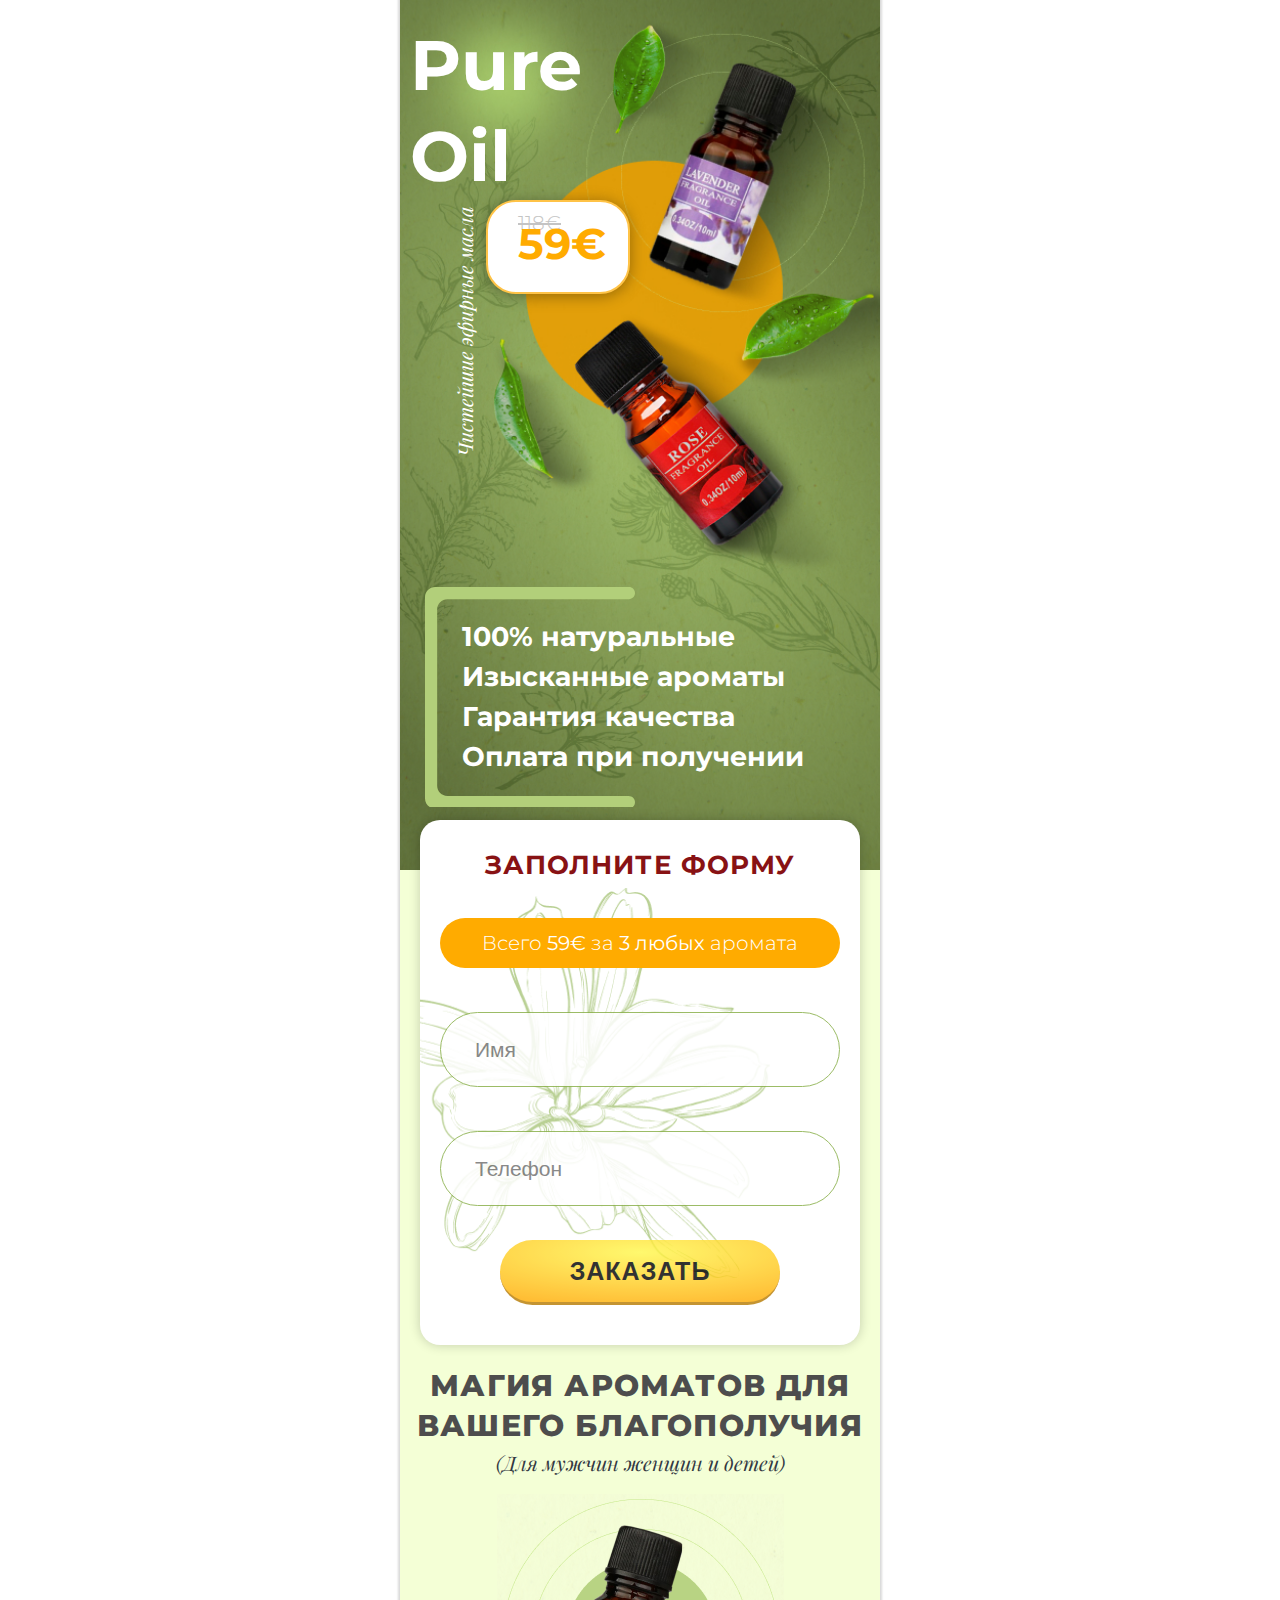
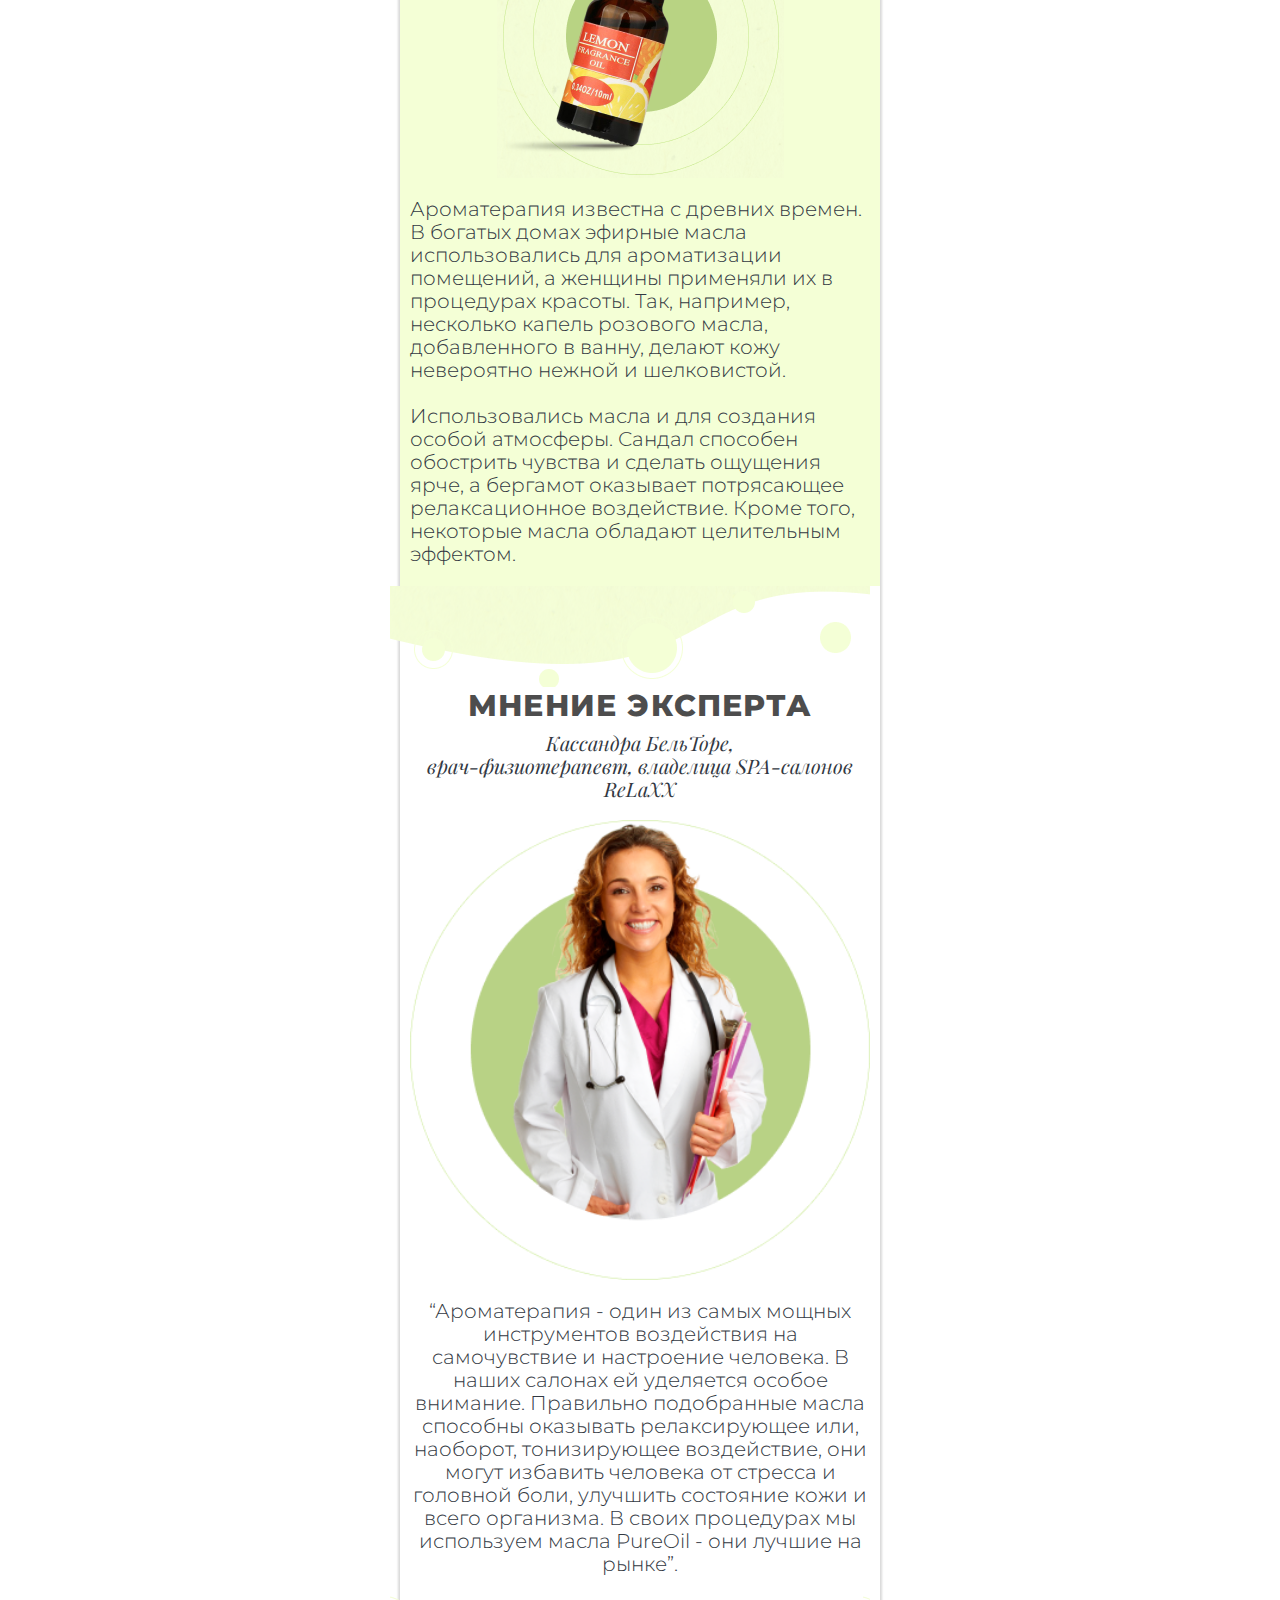
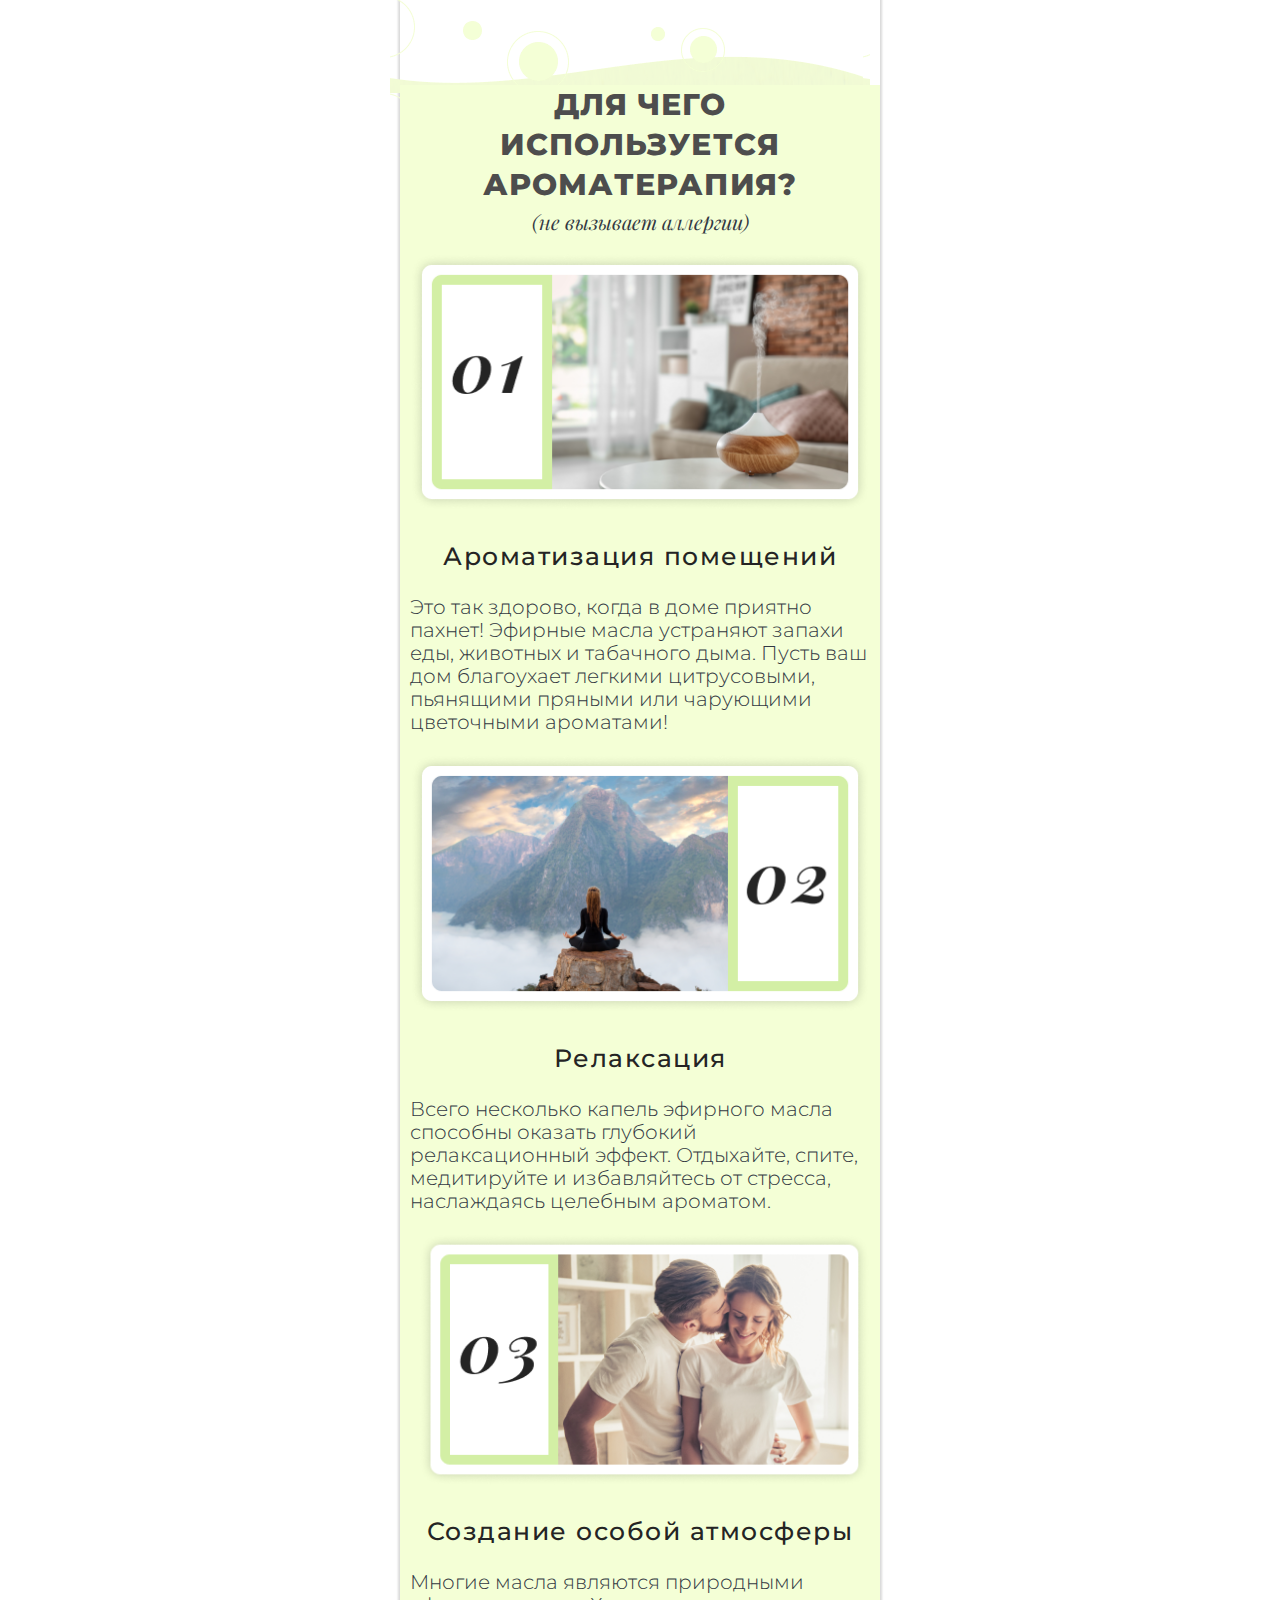
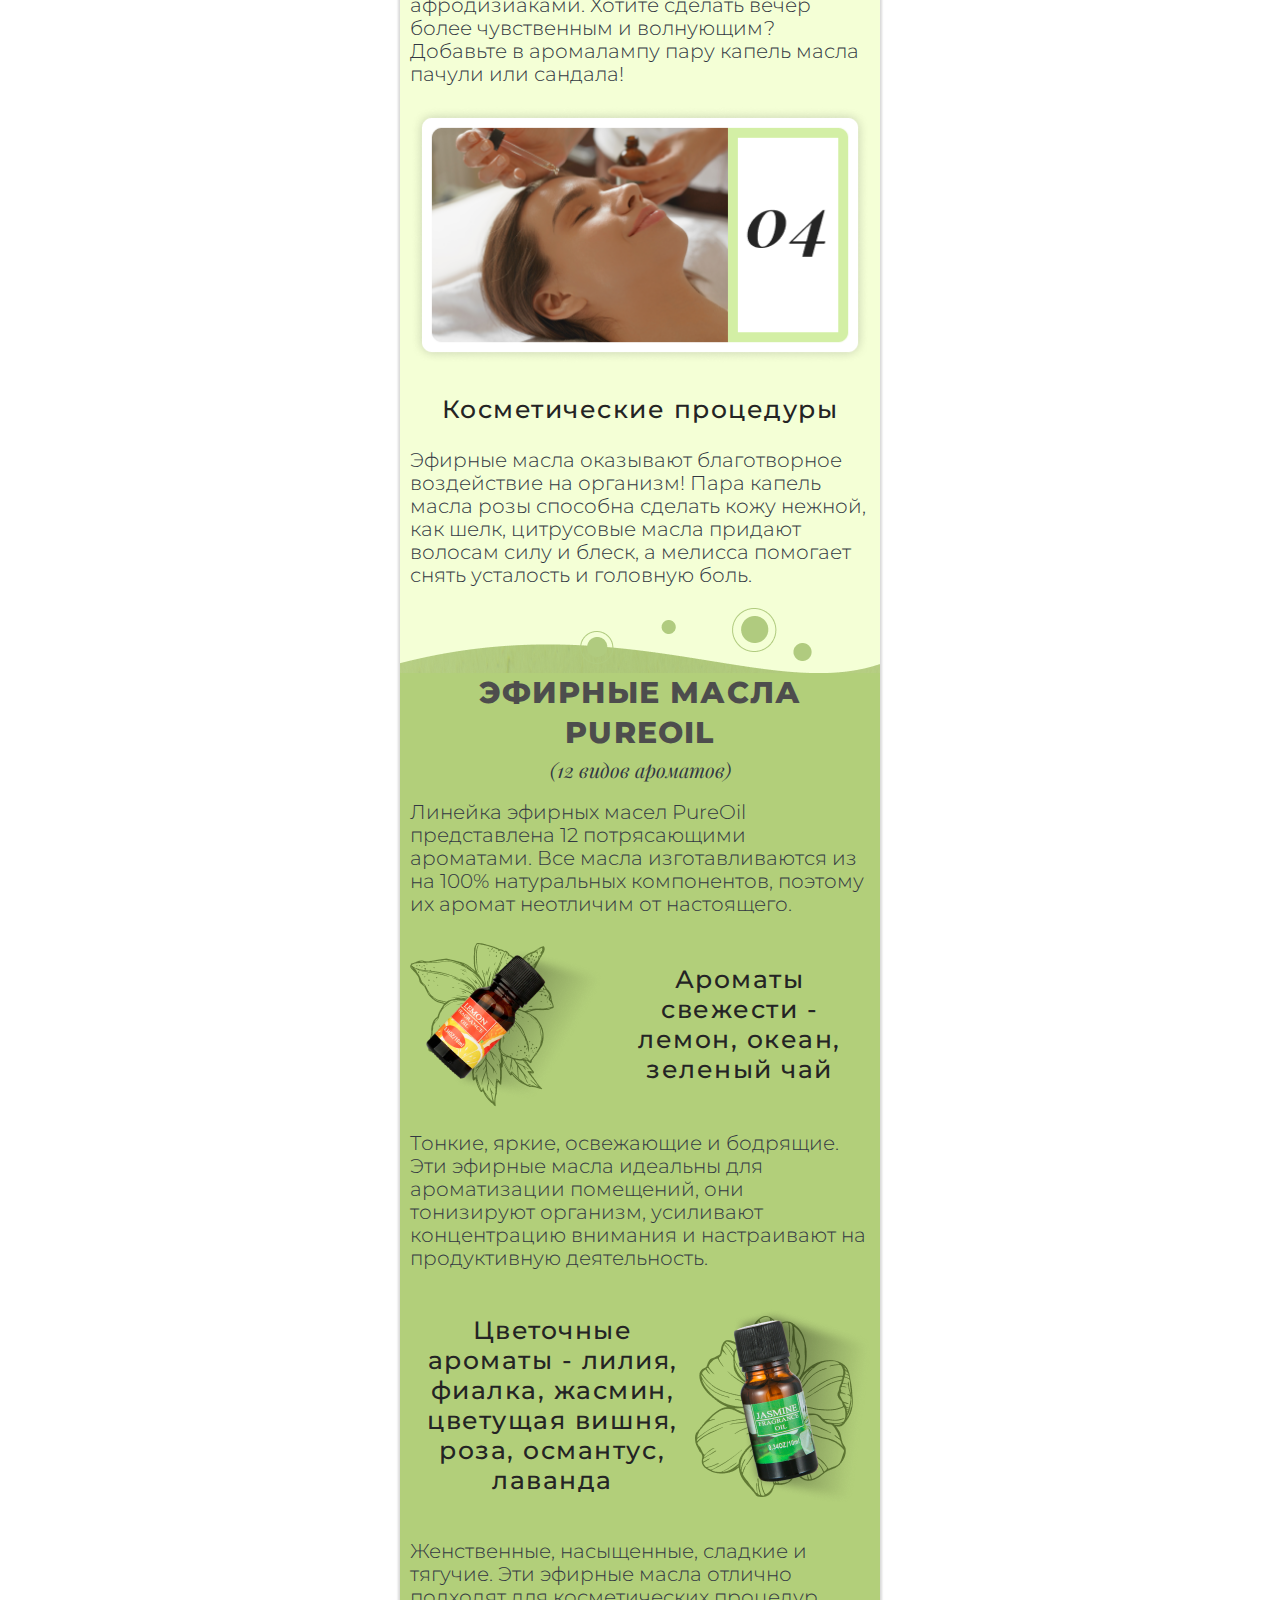
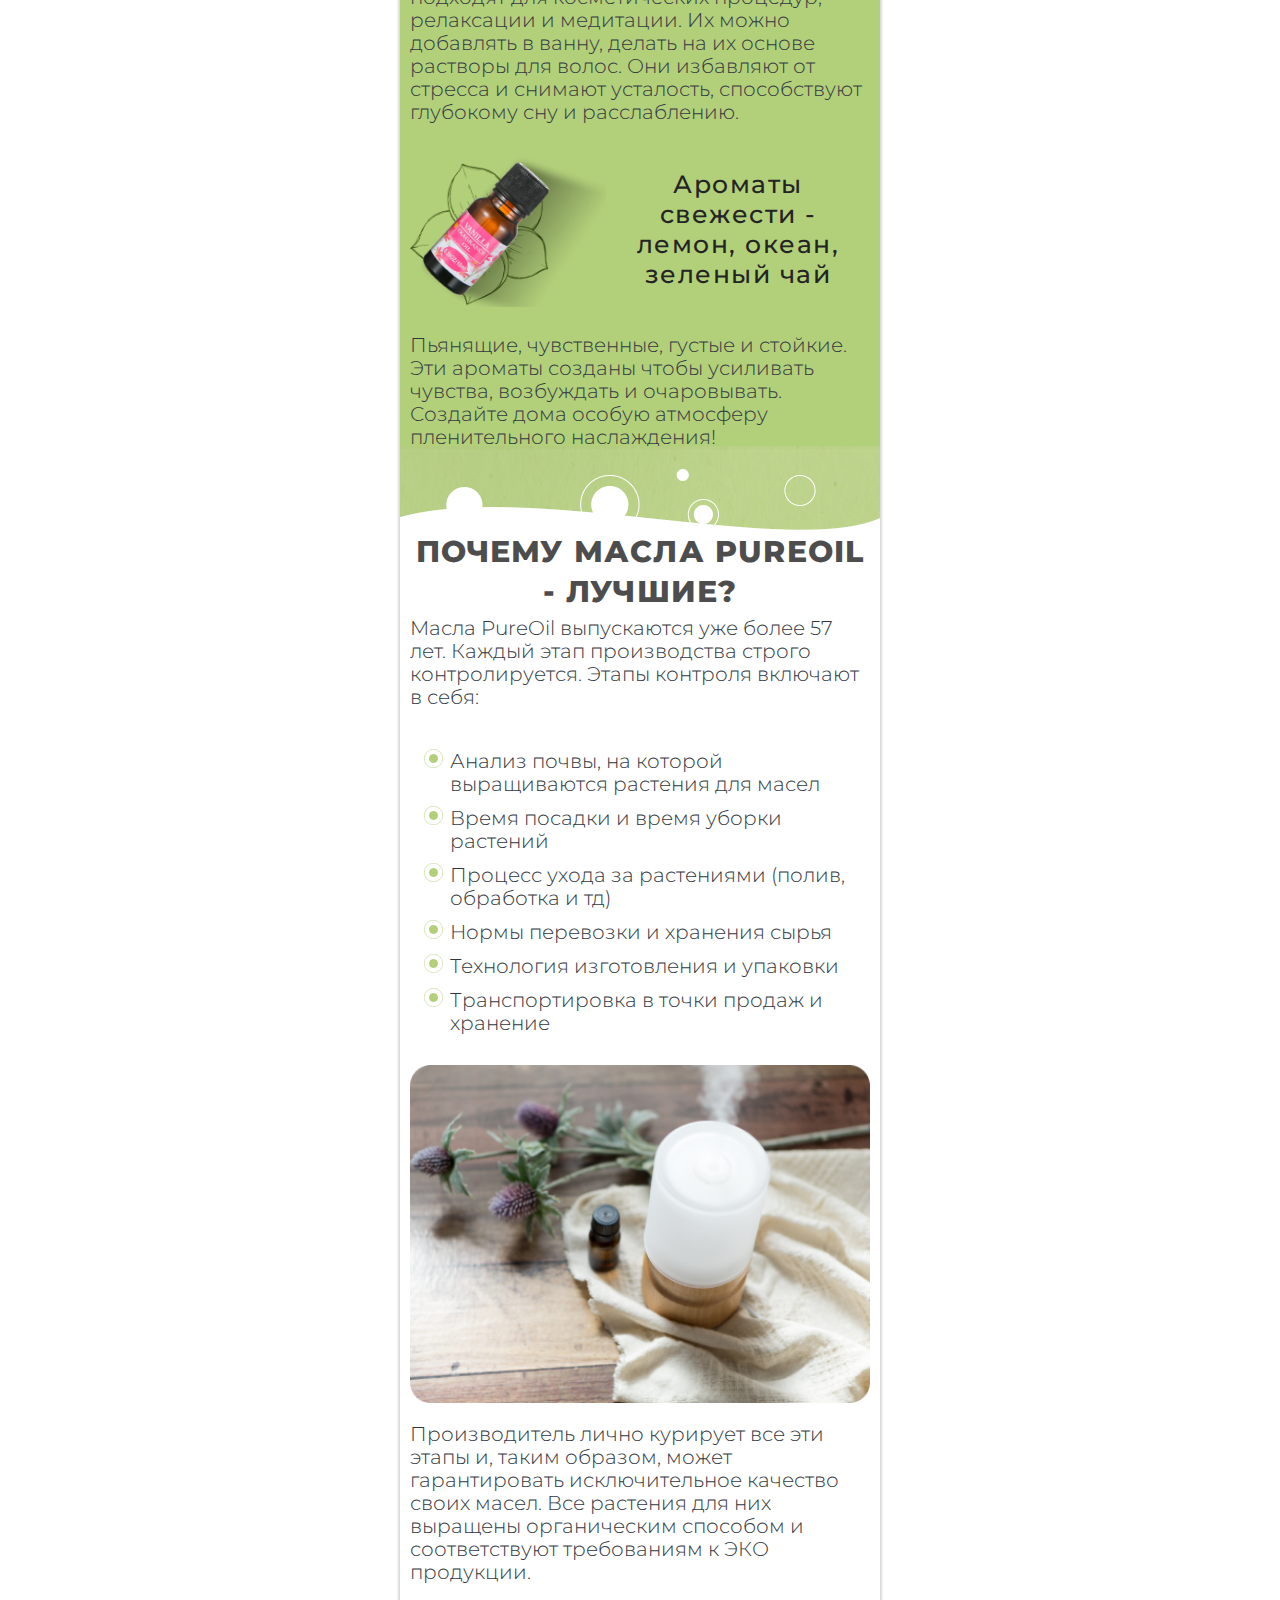
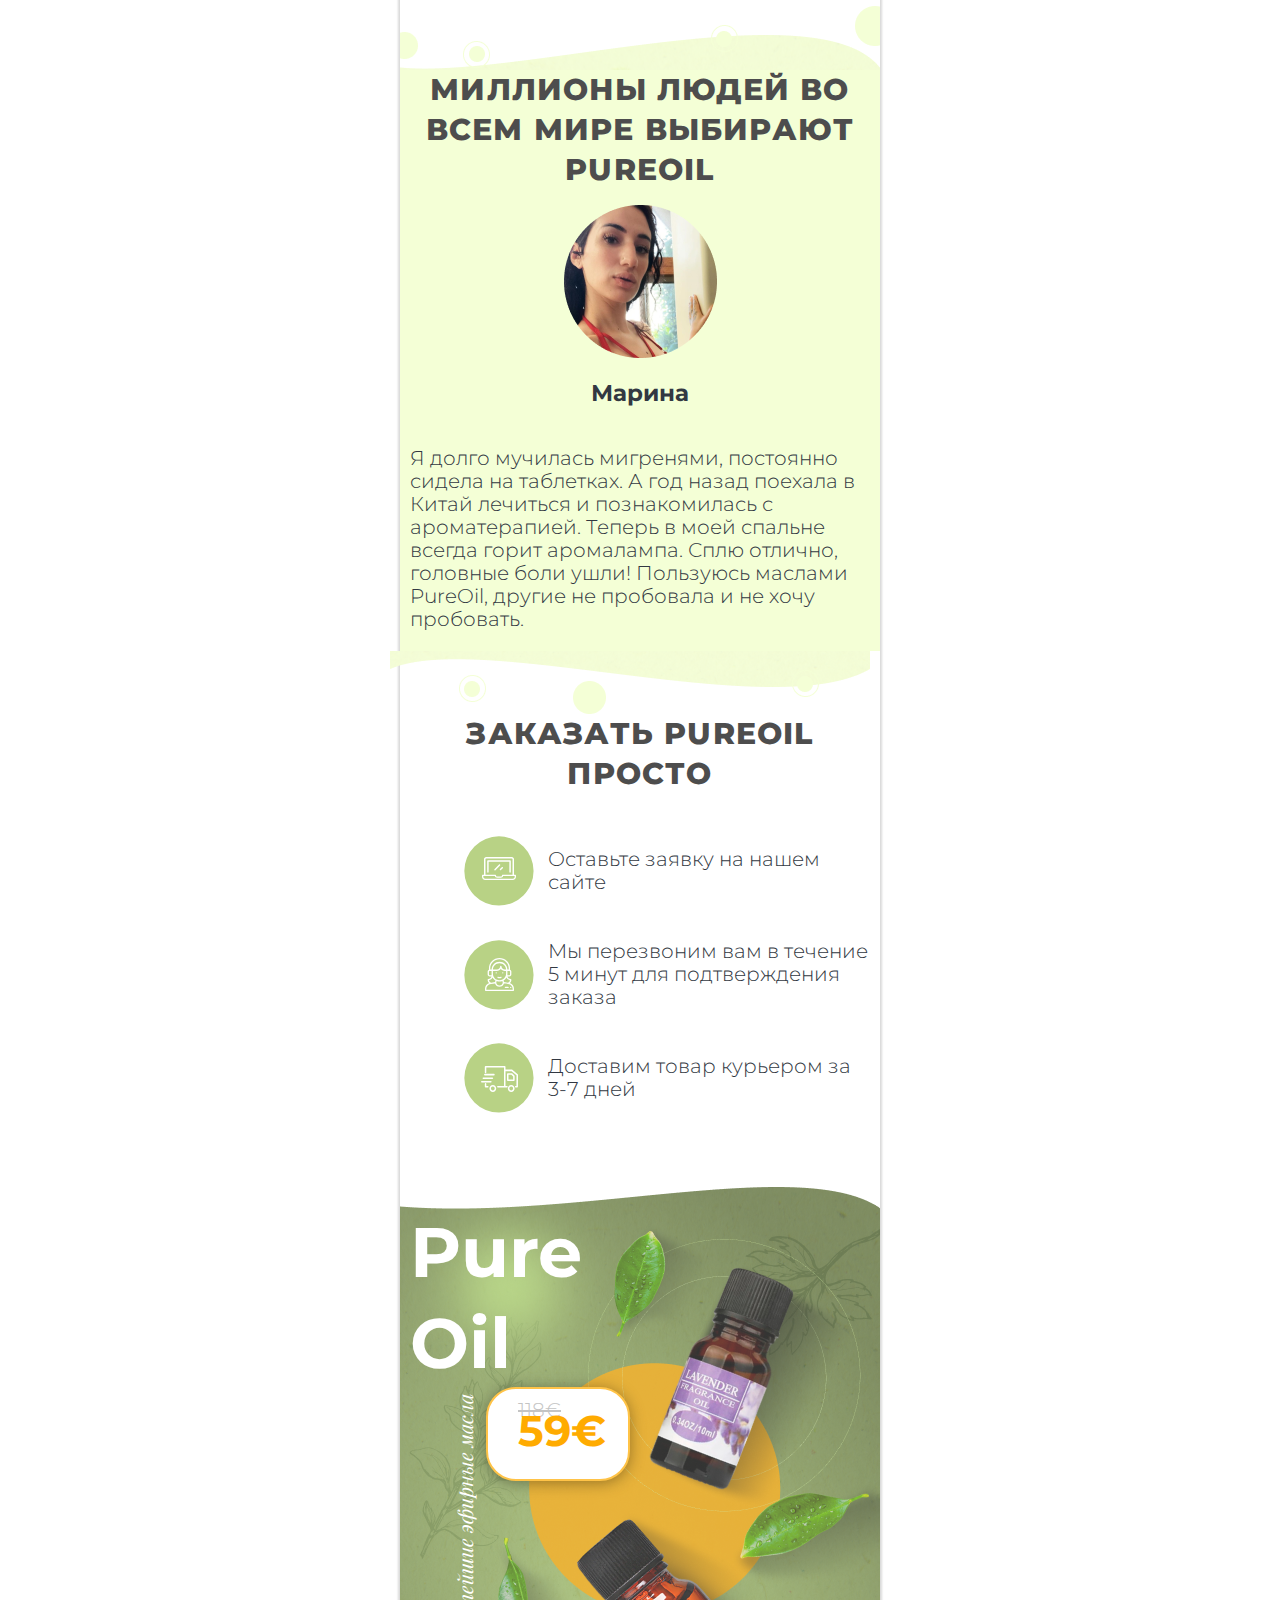
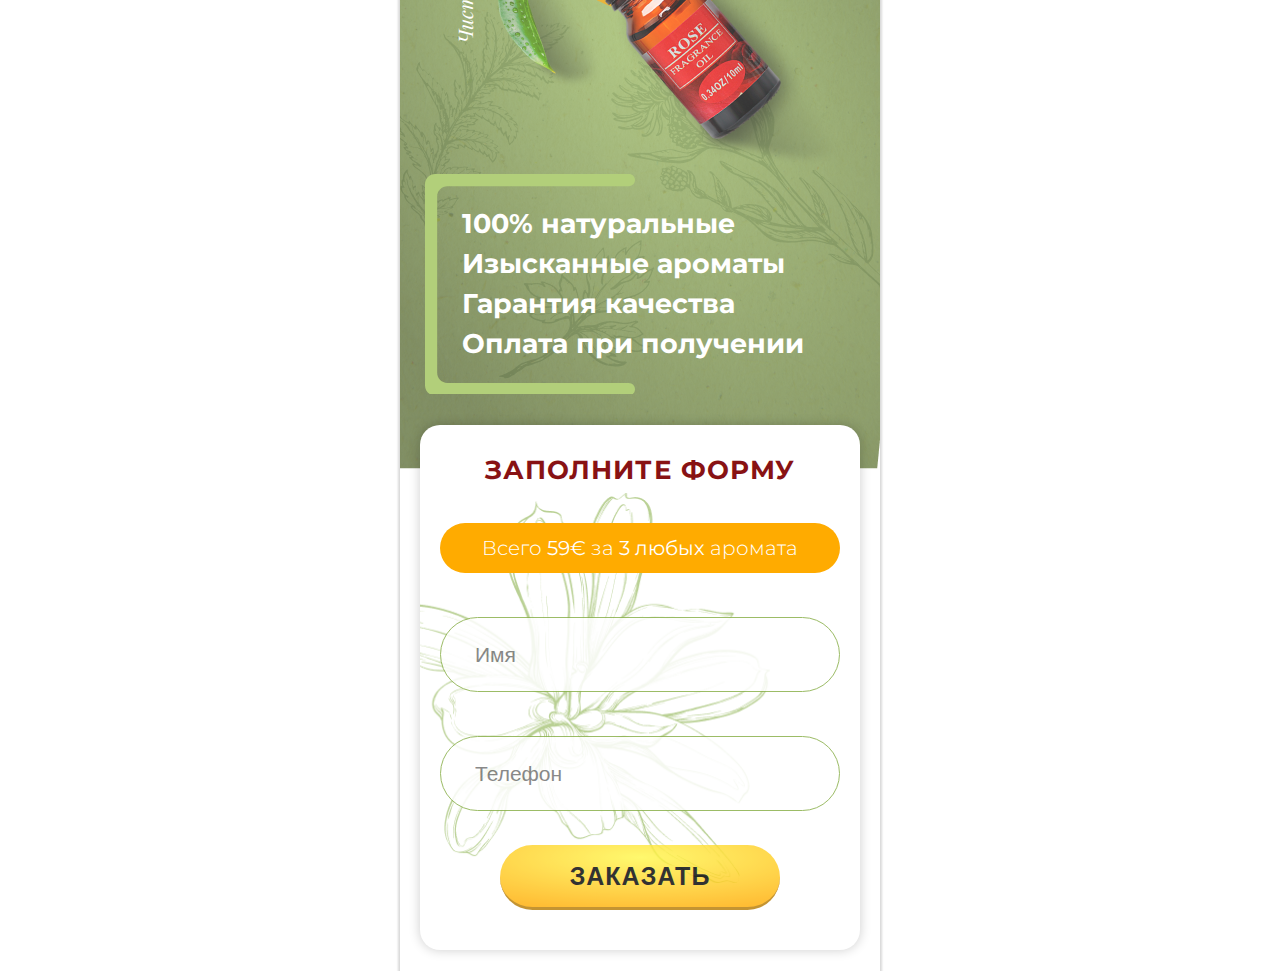
<file: oil/index.html>
<!DOCTYPE html>
<html lang="en">

<head>
    <meta charset="UTF-8">
    <meta name="viewport" content="width=480">
    <title>Portfolio </title>

    <link rel="stylesheet" href="./styles/css/main.css">
    <link href="https://fonts.googleapis.com/css?family=Montserrat:400,500,900&display=swap" rel="stylesheet">
    <link rel="stylesheet" href="https://fonts.googleapis.com/css?family=Playfair+Display:400,400i&display=swap">
</head>

<body>
    <header class="intro content">

        <h1 class="intro__title">Pure <br>Oil</h1>
        <p class="intro__vertical">Чистейшие эфирные масла</p>

        <div class="intro__price">
            <s class="intro__price__old">118€</s>
            <h2 class="intro__price__now">59€</h2>
        </div>
        <p class="intro__trigger">100% натуральные <br>
            Изысканные ароматы <br>
            Гарантия качества<br>
            Оплата при получении
        </p>
    </header>

    <div class="offer__wrapper">
        <div class="offer">
            <form action="" class="offer__form">
                <h2 class="offer__title">ЗАПОЛНИТЕ ФОРМУ</h2>
                <p class="offer__price">Всего <b>59€</b> за <b>3 любых</b> аромата</p>
                <input class="offer__input" name="name" type="text" placeholder="Имя">
                <input class="offer__input" name="phone" type="text" placeholder="Телефон">
                <button class="btn offer__submit">Заказать</button>
            </form>
        </div>
    </div>

    <section class="sect1">
        <div class="content">
            <div class="box2">
                <h2 class="title">МАГИЯ АРОМАТОВ ДЛЯ ВАШЕГО БЛАГОПОЛУЧИЯ</h2>
                <p class="title__down">(Для мужчин женщин и детей)</p>
                <img src="img/Sect1__img.png" alt="">

                <p>Ароматерапия известна с древних времен. В богатых домах эфирные масла использовались
                    для ароматизации помещений, а женщины применяли их в процедурах красоты. Так, например, несколько
                    капель розового масла, добавленного в ванну, делают кожу невероятно нежной и шелковистой. <br>
                    <br>
                    Использовались масла и для создания особой атмосферы. Сандал способен обострить чувства и сделать
                    ощущения ярче, а бергамот оказывает потрясающее релаксационное воздействие. Кроме того, некоторые
                    масла обладают целительным эффектом.
                </p>
            </div>
        </div>
    </section>
    <section class="sect2">
        <div class="content">
            <div class="box1">
                <h2 class="title">мнение эксперта</h2>
                <p class="title__down"> <strong>Кассандра БельТоре,</strong> <br> врач-физиотерапевт, владелица
                    SPA-салонов
                    ReLaXX </p>
                <img src="img/block_3_pic_1.png" alt="" style="width: 100%;">
                <p>“Ароматерапия - один из самых мощных инструментов воздействия на самочувствие и
                    настроение человека. В наших салонах ей уделяется особое внимание. Правильно подобранные масла
                    способны
                    оказывать релаксирующее или, наоборот, тонизирующее воздействие, они могут избавить человека от
                    стресса
                    и головной боли, улучшить состояние кожи и всего организма. В своих процедурах мы используем масла
                    PureOil - они лучшие на рынке”.</p>
            </div>
        </div>
    </section>
    <section class="sect3 content">
        <div class="sect3__box2">
            <h2 class="title">ДЛЯ ЧЕГО ИСПОЛЬЗУЕТСЯ АРОМАТЕРАПИЯ?</h2>
            <p class="title__down">(не вызывает аллергии)</p>

            <img src="img/bullet_1.png" alt="" class="img-width">
            <h3 class="page">Ароматизация помещений</h3>
            <p>Это так здорово, когда в доме приятно пахнет! Эфирные масла устраняют запахи еды,
                животных и табачного дыма. Пусть ваш дом благоухает легкими цитрусовыми, пьянящими пряными или чарующими
                цветочными ароматами!</p>
            <img src="img/bullet_2.png" alt="" class="img-width">
            <h3 class="page">Релаксация</h3>
            <p>Всего несколько капель эфирного масла способны оказать глубокий релаксационный эффект.
                Отдыхайте, спите, медитируйте и избавляйтесь от стресса, наслаждаясь целебным ароматом.</p>
            <img src="img/bullet_3.png" alt="" class="img-width">
            <h3 class="page">Создание особой атмосферы</h3>
            <p>Многие масла являются природными афродизиаками. Хотите сделать вечер более чувственным и
                волнующим? Добавьте в аромалампу пару капель масла пачули или сандала!</p>
            <img src="img/bullet_4.png" alt="" class="img-width">
            <h3 class="page">Косметические процедуры</h3>
            <p>Эфирные масла оказывают благотворное воздействие на организм! Пара капель масла розы
                способна сделать кожу нежной, как шелк, цитрусовые масла придают волосам силу и блеск, а мелисса
                помогает снять усталость и головную боль.</p>
        </div>
    </section>
    <section class="sect4 content">
        <div class="sect4__box2">
            <h2 class="title">ЭФИРНЫЕ МАСЛА PUREOIL</h2>
            <p class="title__down">(12 видов ароматов)</p>
            <p>Линейка эфирных масел PureOil представлена 12 потрясающими ароматами. Все масла
                изготавливаются из на 100% натуральных компонентов, поэтому их аромат неотличим от настоящего.</p>
            <div class="aside">
                <img src="img/block_5_1.png" alt="" class="img-width">
                <h3 class="page">Ароматы свежести - лемон, океан, зеленый чай</h3>
            </div>
            <p>Тонкие, яркие, освежающие и бодрящие. Эти эфирные масла идеальны для ароматизации
                помещений, они тонизируют организм, усиливают концентрацию внимания и настраивают на продуктивную
                деятельность.</p>
            <div class="aside ">
                <h3 class="page">Цветочные ароматы - лилия, фиалка, жасмин, цветущая вишня, роза, османтус, лаванда</h3>
                <img src="img/Frame 2.png" alt="" class="img-width">
            </div>
            <p>Женственные, насыщенные, сладкие и тягучие. Эти эфирные масла отлично подходят для
                косметических процедур, релаксации и медитации. Их можно добавлять в ванну, делать на их основе растворы
                для волос. Они избавляют от стресса и снимают усталость, способствуют глубокому сну и расслаблению.</p>
            <div class="aside">
                <img src="img/block_5_3.png" alt="" class="img-width">
                <h3 class="page">Ароматы свежести - лемон, океан, зеленый чай</h3>
            </div>
            <p>Пьянящие, чувственные, густые и стойкие. Эти ароматы созданы чтобы усиливать чувства,
                возбуждать и очаровывать. Создайте дома особую атмосферу пленительного наслаждения!</p>
        </div>
    </section>
    <section class="sect5 content">
        <div class="box2">
            <h2 class="title">ПОЧЕМУ МАСЛА PureOil - ЛУЧШИЕ?</h2>
            <p>Масла PureOil выпускаются уже более 57 лет. Каждый этап производства строго
                контролируется. Этапы контроля включают в себя:</p>
                <ul class="list">
                    <li class="list__item"> Анализ почвы, на которой выращиваются растения для масел</li>
                    <li class="list__item">Время посадки и время уборки растений</li>
                    <li class="list__item">Процесс ухода за растениями (полив, обработка и тд)</li>
                    <li class="list__item">Нормы перевозки и хранения сырья</li>
                    <li class="list__item">Технология изготовления и упаковки</li>
                    <li class="list__item">Транспортировка в точки продаж и хранение</li>
                </ul>

            <img src="img/block_6_1.png" alt="" class="img-width">
            <p>Производитель лично курирует все эти этапы и, таким образом, может гарантировать
                исключительное качество своих масел. Все растения для них выращены органическим способом и соответствуют
                требованиям к ЭКО продукции.</p>
        </div>
    </section>
    <section class="sect6 content">
        <div class="box2">
            <h2 class="title">МИЛЛИОНЫ ЛЮДЕЙ ВО ВСЕМ МИРЕ ВЫБИРАЮТ PureOil</h2>
            <img src="img/Group 29.png" alt="" class="pic">
            <h3 class="nam">Марина</h3>
            <p>Я долго мучилась мигренями, постоянно сидела на таблетках. А год назад поехала в Китай
                лечиться и познакомилась с ароматерапией. Теперь в моей спальне всегда горит аромалампа. Сплю отлично,
                головные боли ушли! Пользуюсь маслами PureOil, другие не пробовала и не хочу пробовать. </p>
        </div>
    </section>
    <section class="sect7 order">
        <div class="content">
            <h2 class="title">ЗАКАЗАТЬ PureOil ПРОСТО</h2>
            <br>
            <ul class="order__list">
                <li class="order__item">
                    <img class="order__img" src="img/icon_1.svg" alt="">
                    <p class="order__article">Оставьте заявку на нашем сайте</p>
                </li>
                <li class="order__item">
                    <img class="order__img" src="img/icon_2.svg" alt="">
                    <p class="order__article">Мы перезвоним вам в течение 5 минут для подтверждения заказа </p>
                </li>
                <li class="order__item">
                    <img class="order__img" src="img/icon_3.svg" alt="">
                    <p class="order__article">Доставим товар курьером за 3-7 дней</p>
                </li>
            </ul>
        </div>
    </section>
    <section class="sect8 content">
        <h1 class="intro__title">Pure <br>Oil</h1>
        <p class="intro__vertical">Чистейшие эфирные масла</p>
        <div class="intro__price">
            <s class="intro__price__old">118€</s>
            <h2 class="intro__price__now">59€</h2>
        </div>
        <p class="intro__trigger">100% натуральные <br>
            Изысканные ароматы <br>
            Гарантия качества<br>
            Оплата при получении
        </p>

    </section>
    <div class="offer__wrapper offer__wrapper--transparent">
        <div class="offer">
            <form action="" class="offer__form">
                <h2 class="offer__title">ЗАПОЛНИТЕ ФОРМУ</h2>
                <p class="offer__price">Всего <b>59€</b> за <b>3 любых</b> аромата</p>
                <input class="offer__input" name="name" type="text" placeholder="Имя">
                <input class="offer__input" name="phone" type="text" placeholder="Телефон">
                <button class="btn offer__submit">Заказать</button>
            </form>
        </div>
    </div>
</body>


</html>
</file>
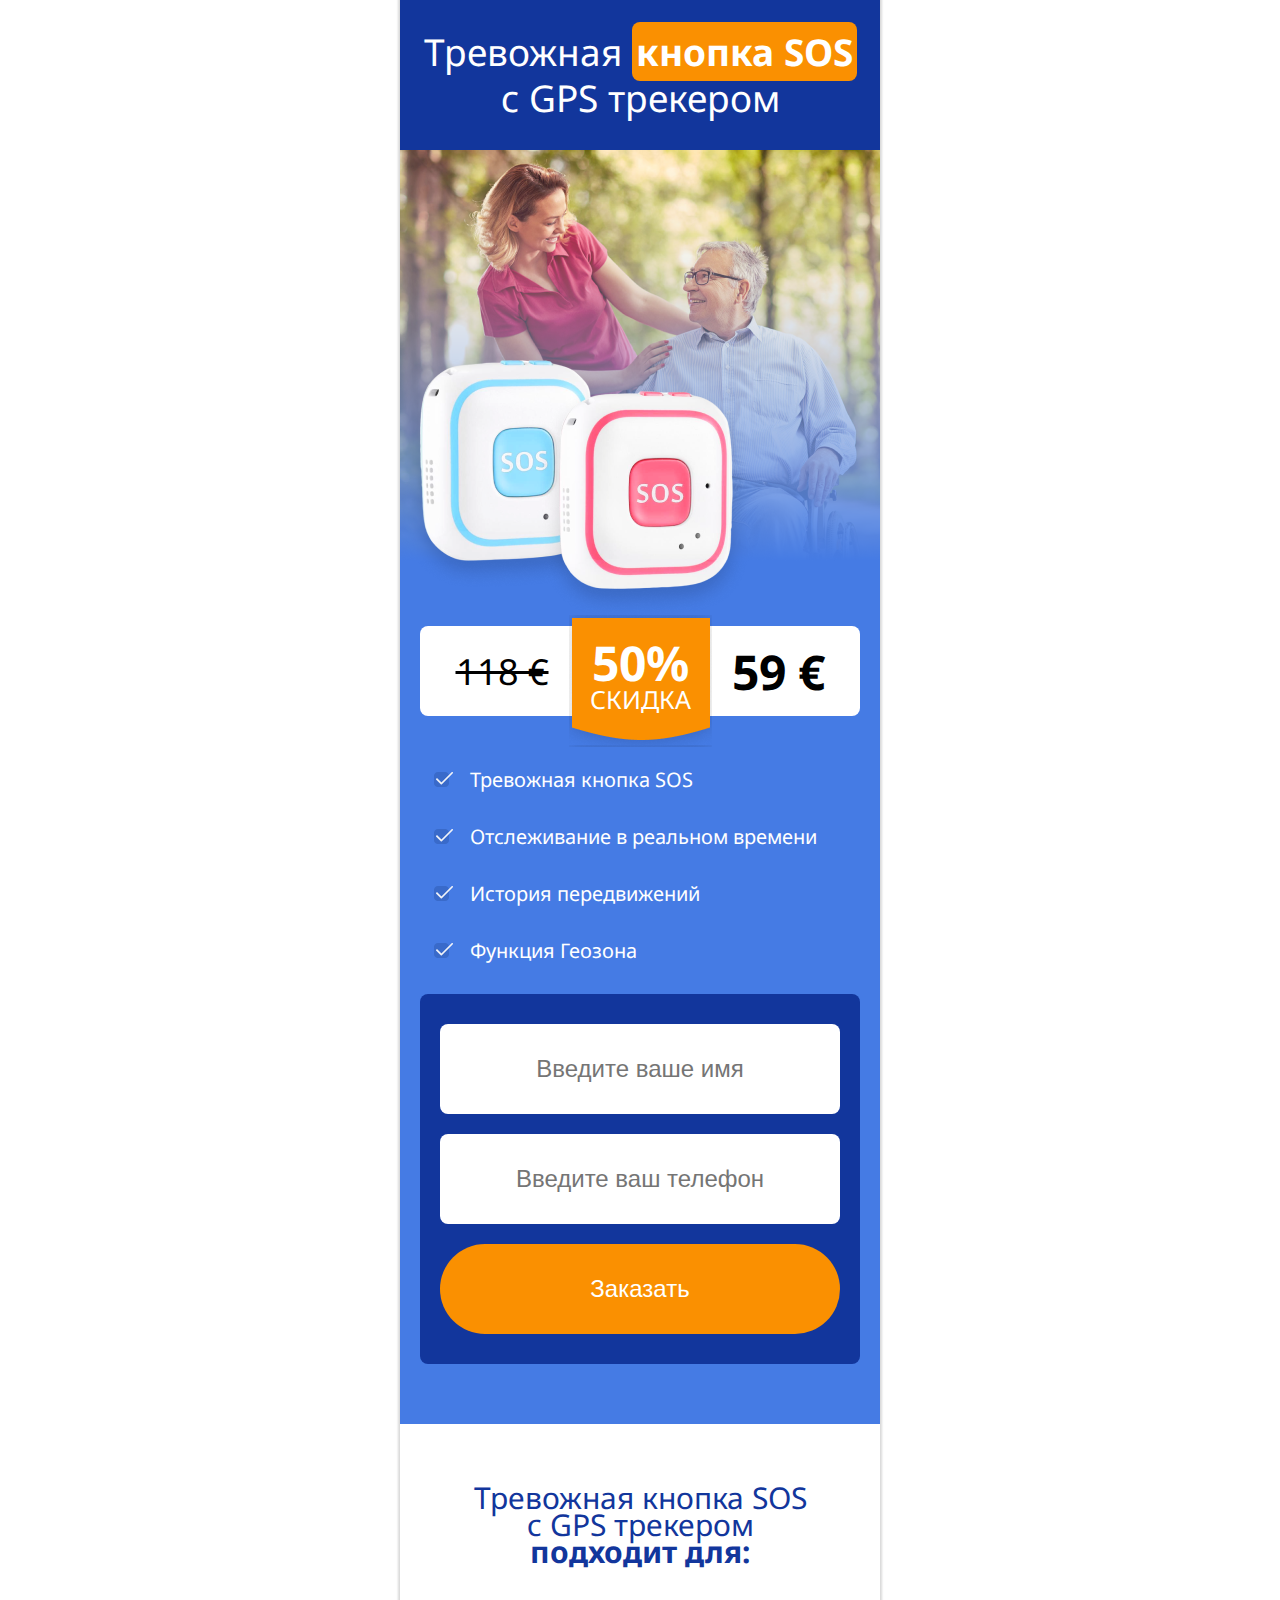
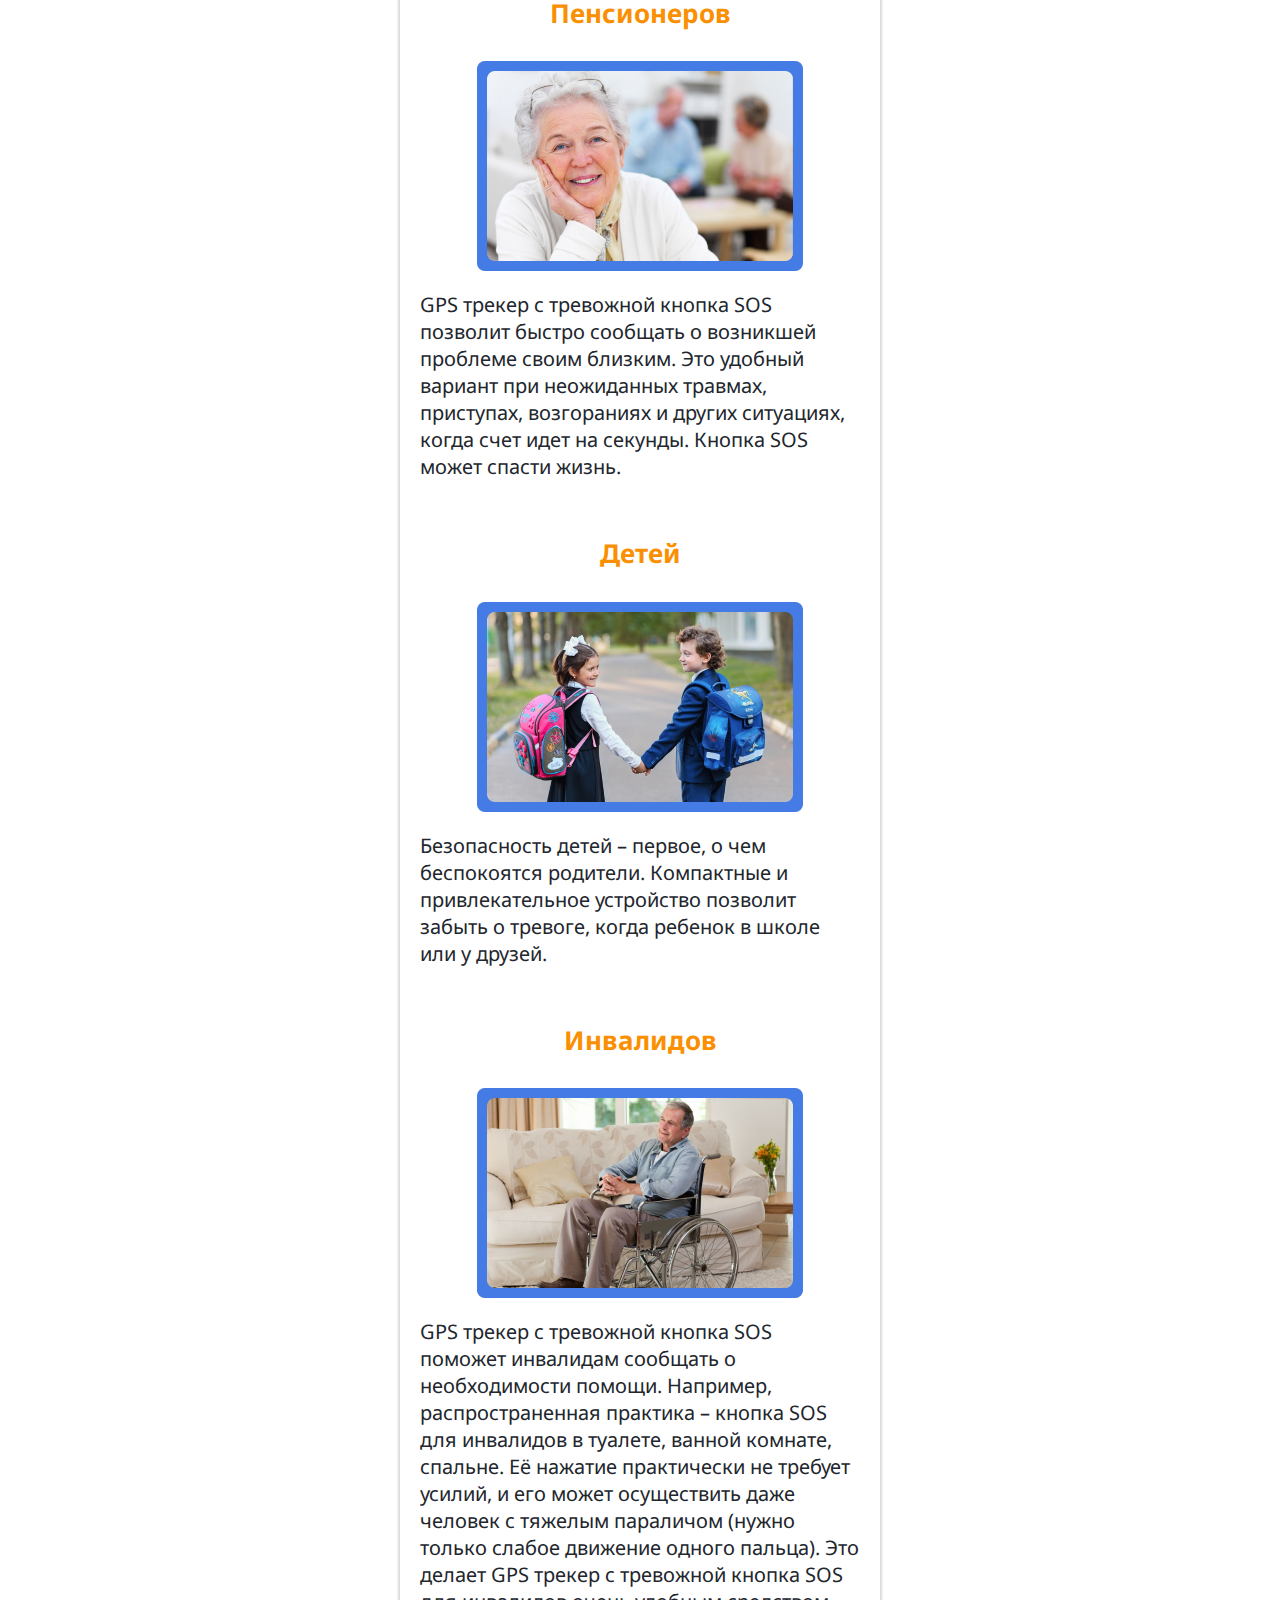
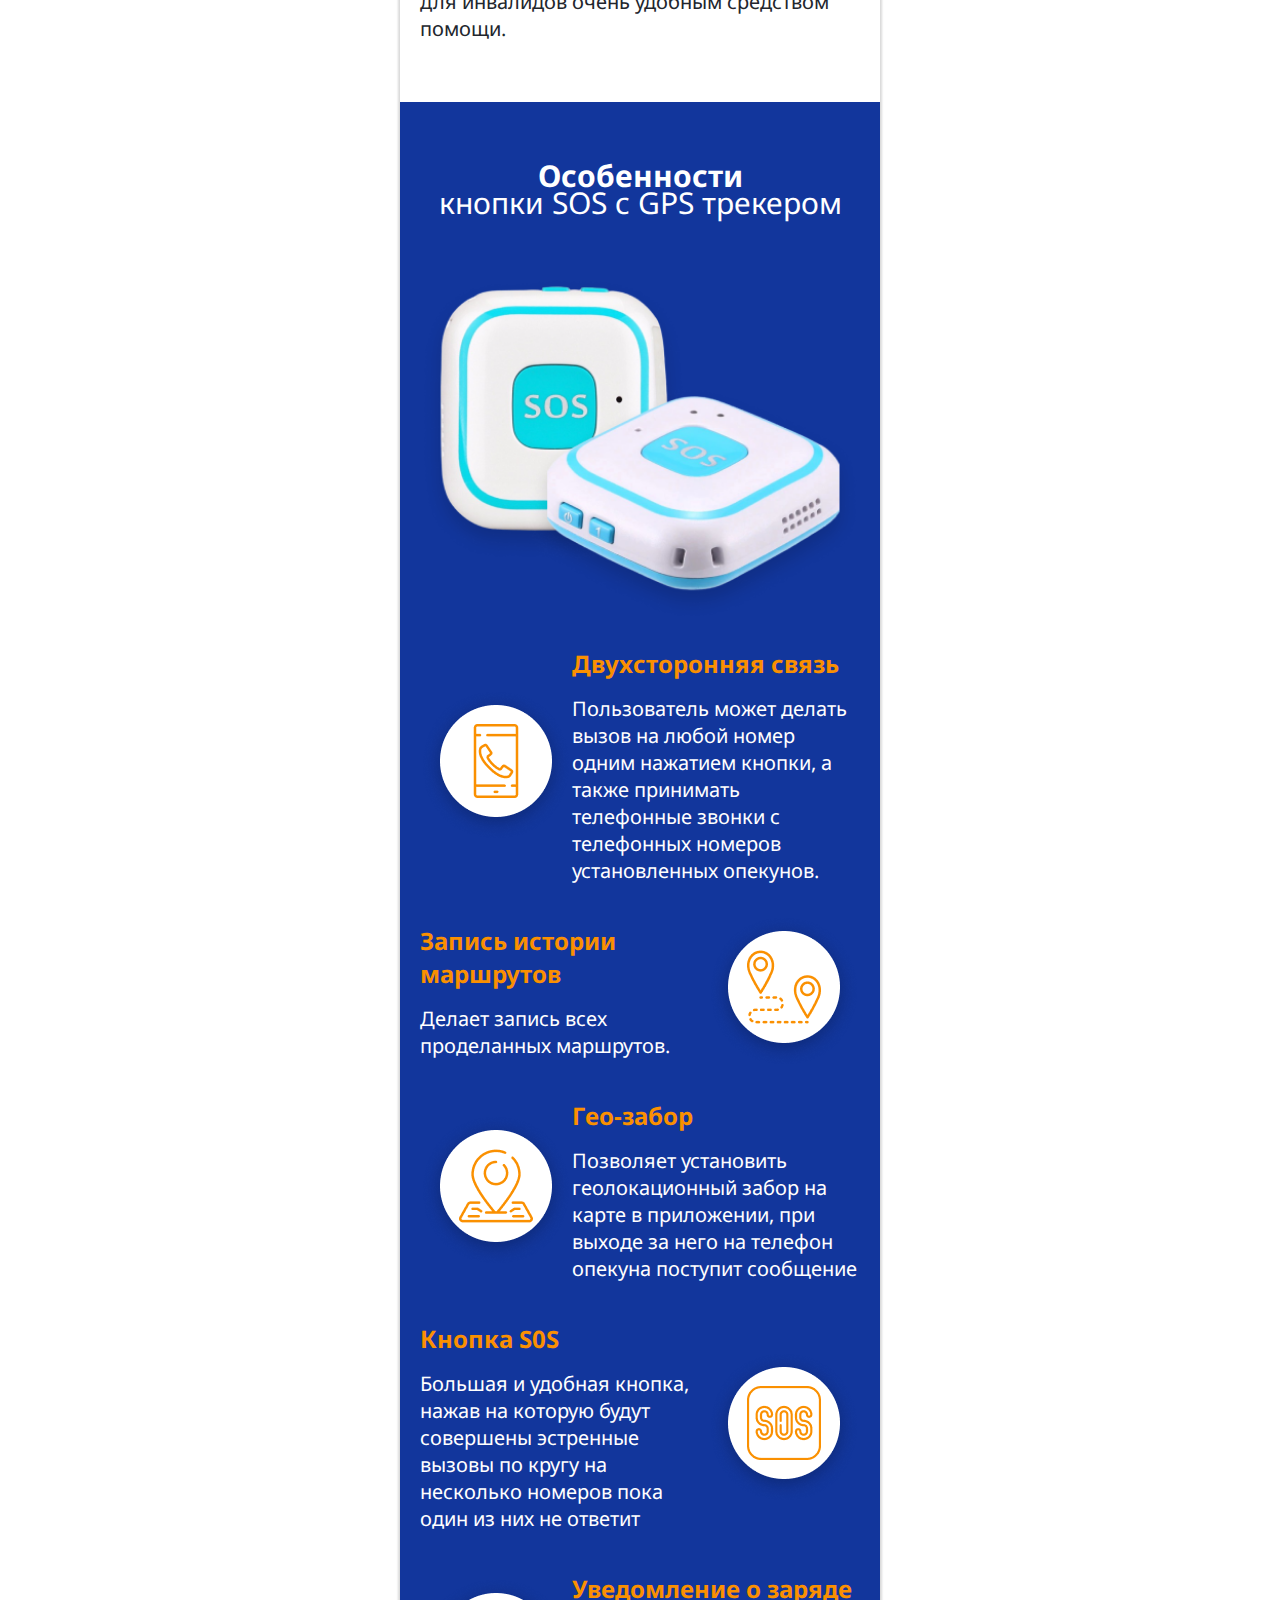
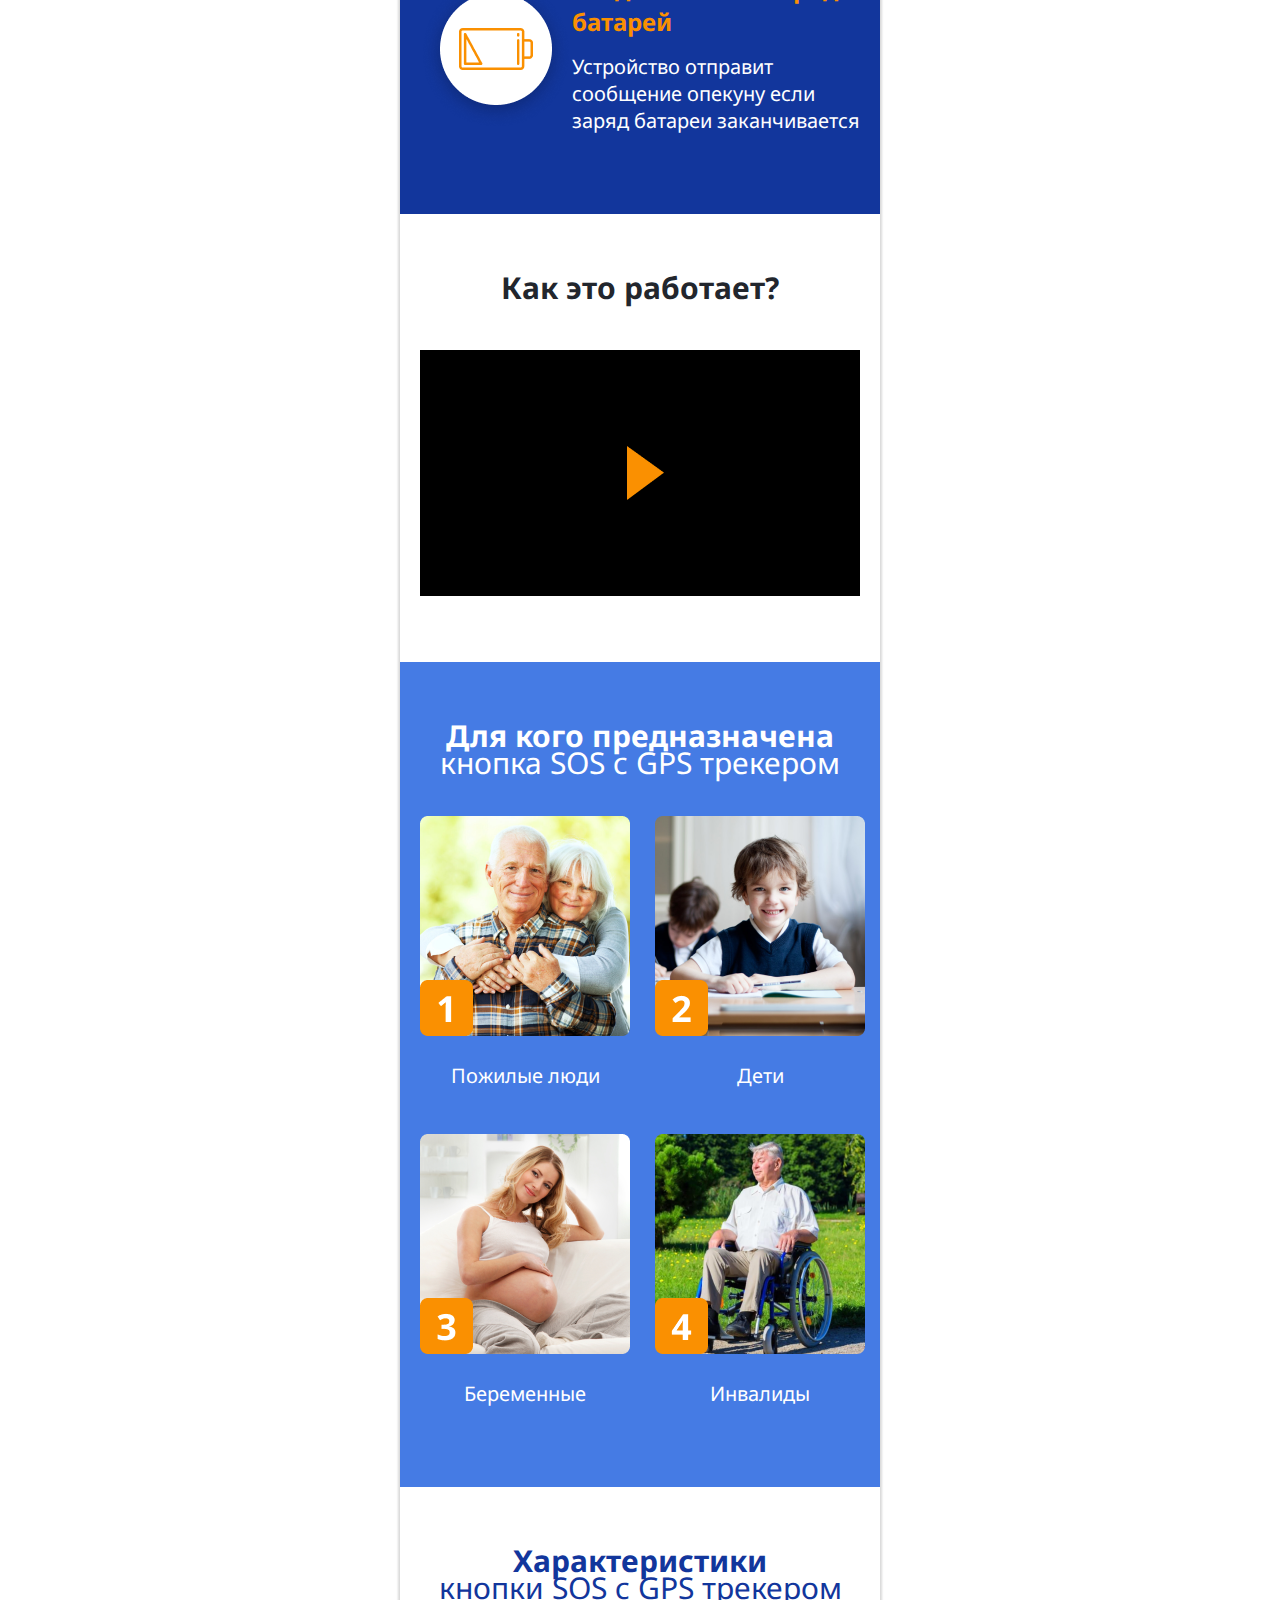
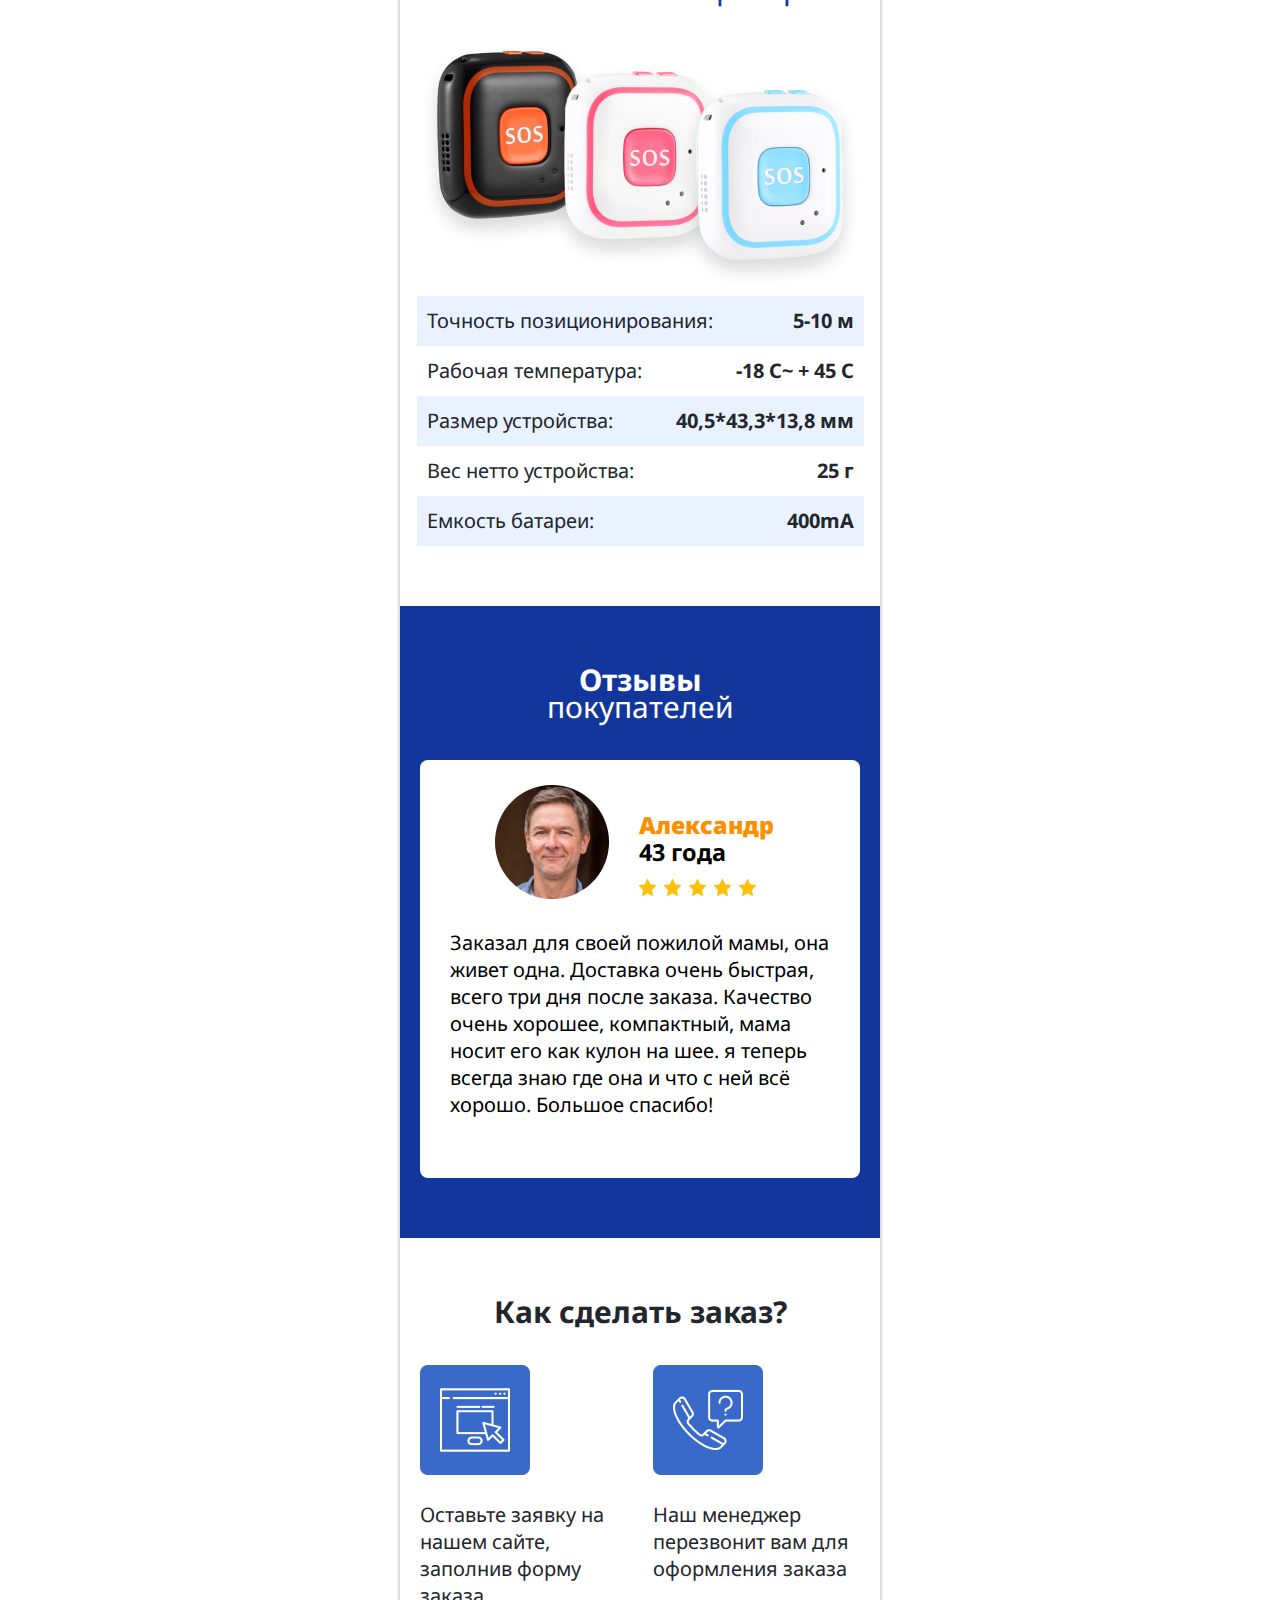
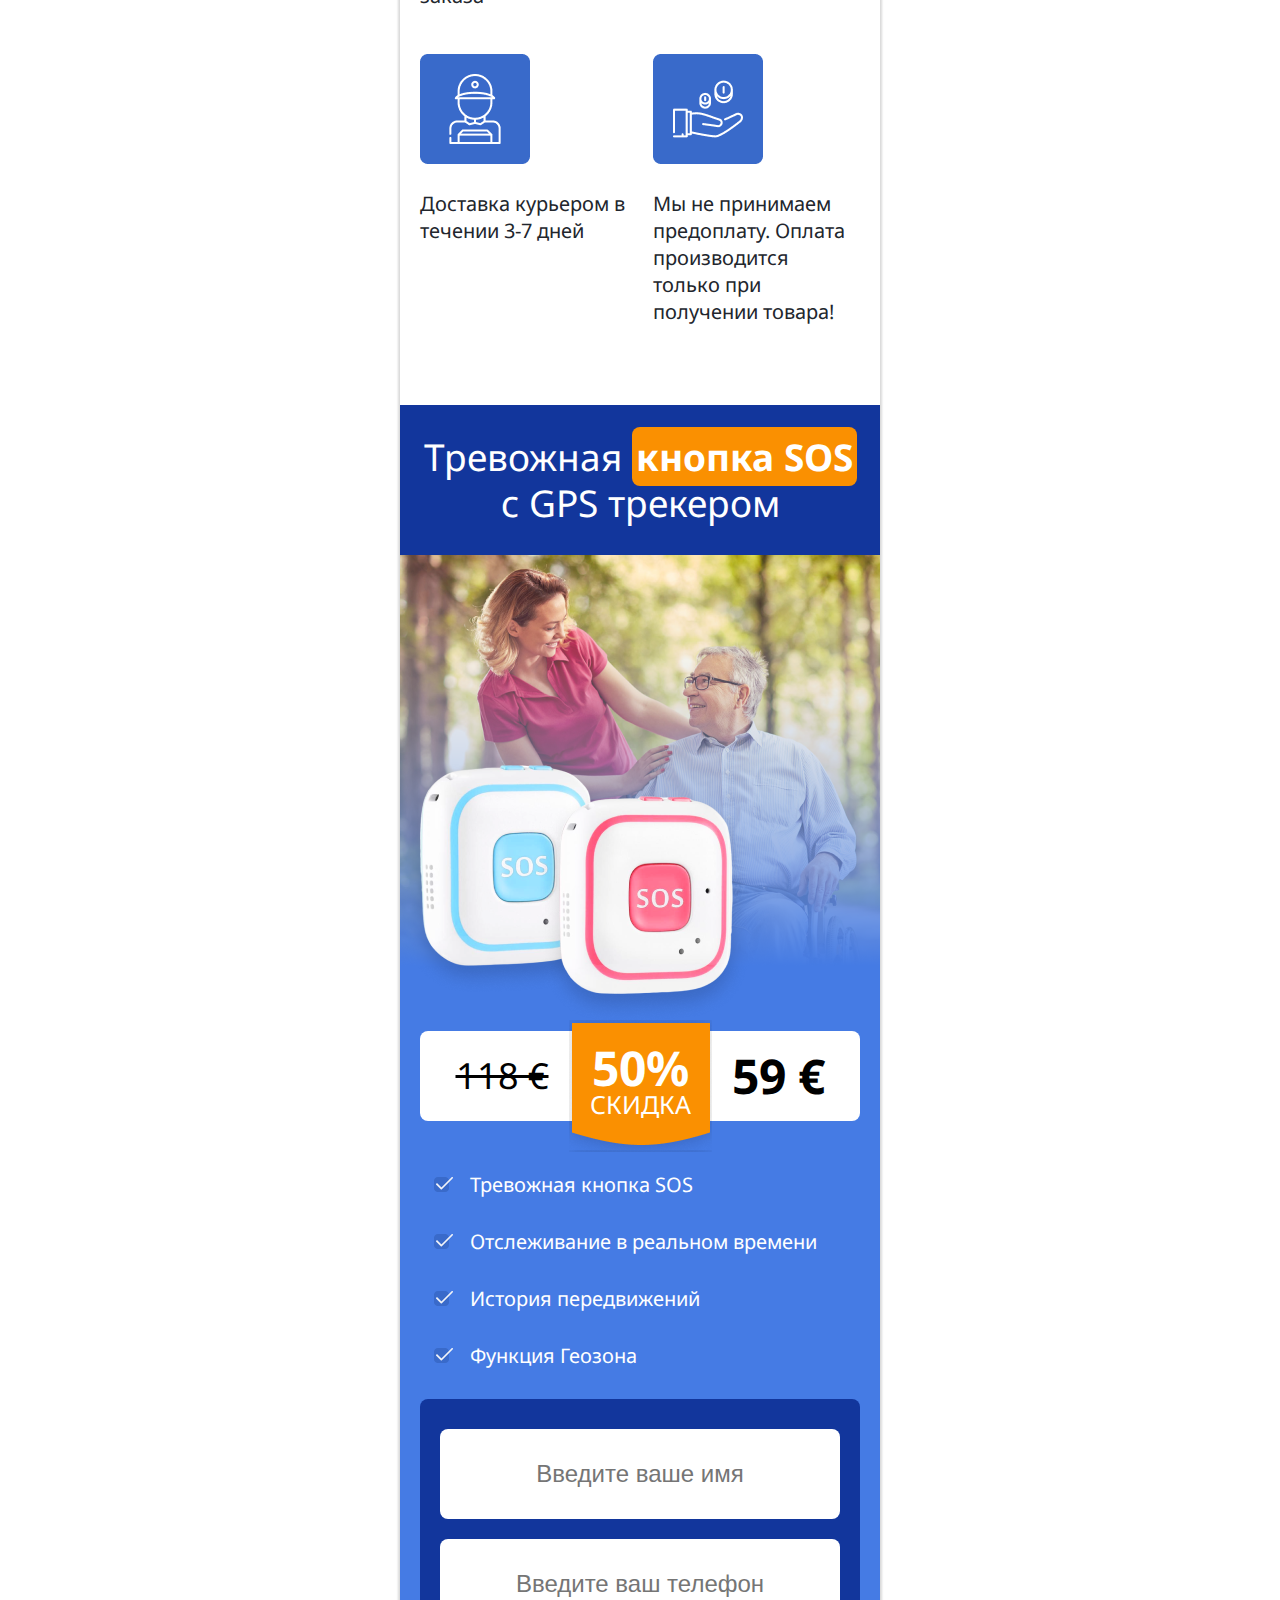
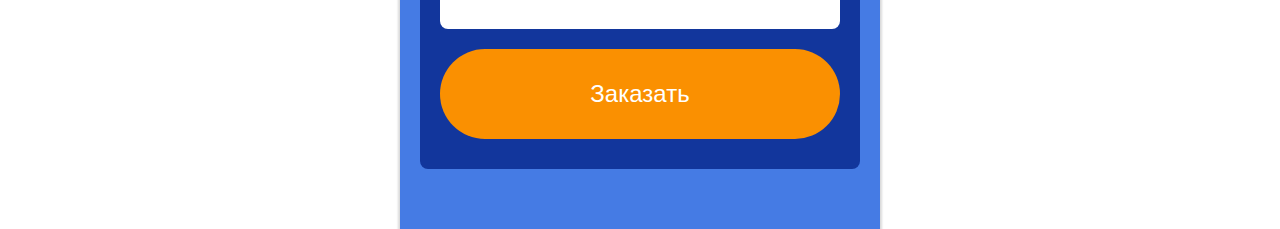
<file: SOS-button/index.html>
<!DOCTYPE html>
<html lang="en">

<head>
    <meta charset="UTF-8">
    <meta name="viewport" content="width=480">
    <title>Button SOS</title>
    <link rel="stylesheet" href="./styles/css/main.css">
    <link href="https://fonts.googleapis.com/css?family=Noto+Sans:400,400i,700,700i&display=swap" rel="stylesheet">
</head>

<body>
    <header class="intro">
        <div class="container">
            <div class="intro__designation">
                <p> Тревожная <b class="intro__boold">кнопка SOS</b> <br> с GPS трекером</p>
            </div>
            <img src="img/Group8.png" alt="" class="intro__img">
            <div class="intro__price">
                <s class="intro__old">118 €</s>
                <p class="intro__discount"> <b>50%</b> СКИДКА</p>
                <p class="intro__now"> 59 € </p>
            </div>
            <ul class="list">
                <li class="list__item">Тревожная кнопка SOS </li>
                <li class="list__item">Отслеживание в реальном времени</li>
                <li class="list__item">История передвижений</li>
                <li class="list__item">Функция Геозона</li>
            </ul>
            <form action="" class="intro__form">
                <input class="intro__form__input" type="text" name="neme" placeholder="Введите ваше имя">
                <input class="intro__form__input" type="text" name="phone" placeholder="Введите ваш телефон">
                <button class="intro__form__button">Заказать</button>
            </form>
        </div>
    </header>
    <section class="sect1">
        <div class="container">
            <h2 class="sect1__color title">Тревожная кнопка SOS <br>
                с GPS трекером <br>
                <b>подходит для:</b> </h2>
            <div class="sect1__box">
                <h4 class="sect1__subtitle">Пенсионеров</h4>
                <img src="img/Group11.png" alt="">
                <p class="sect1__desc">GPS трекер с тревожной кнопка SOS позволит быстро сообщать о возникшей проблеме
                    своим
                    близким. Это удобный вариант при неожиданных травмах, приступах, возгораниях и других ситуациях,
                    когда счет идет на секунды. Кнопка SOS может спасти жизнь.
                </p>
            </div>
            <div class="sect1__box">
                <h4 class="sect1__subtitle">Детей</h4>
                <img src="img/Group12.png" alt="">
                <p class="sect1__desc">Безопасность детей – первое, о чем беспокоятся родители. Компактные и
                    привлекательное устройство позволит забыть о тревоге, когда ребенок в школе или у друзей.</p>
            </div>
            <div class="sect1__box">
                <h4 class="sect1__subtitle">Инвалидов</h4>
                <img src="img/Group13.png" alt="">
                <p class="sect1__desc">GPS трекер с тревожной кнопка SOS поможет инвалидам сообщать о необходимости
                    помощи. Например, распространенная практика – кнопка SOS для инвалидов в туалете, ванной комнате,
                    спальне. Её нажатие практически не требует усилий, и его может осуществить даже человек с тяжелым
                    параличом (нужно только слабое движение одного пальца). Это делает GPS трекер с тревожной кнопка SOS
                    для инвалидов очень удобным средством помощи. </p>
            </div>
        </div>

    </section>
    <section class="sect2 text-white">
        <div class="container">
            <h2 class="title"><b>Особенности</b> <br>
                кнопки SOS с GPS трекером</h2>
            <img src="img/товар.png" alt="" class="sect2__img">
            <div class="sect2__content">
                <div class="sect2__item">
                    <img src="img/Group14.png" alt="">
                    <div class="sect2__text">
                        <p><b>Двухсторонняя связь</b>Пользователь может делать вызов на любой номер одним нажатием
                            кнопки, а также принимать телефонные звонки с телефонных номеров установленных опекунов.</p>
                    </div>
                </div>
                <div class="sect2__item">
                    <img src="img/Group15.png" alt="">
                    <div class="sect2__text">
                        <p><b>Запись истории маршрутов </b>Делает запись всех проделанных маршрутов.
                        </p>
                    </div>
                </div>
                <div class="sect2__item">
                    <img src="img/Group16.png" alt="">
                    <div class="sect2__text">
                        <p><b>Гео-забор </b>Позволяет установить геолокационный забор на карте в приложении, при выходе
                            за него на телефон опекуна поступит сообщение
                        </p>
                    </div>
                </div>
                <div class="sect2__item">
                    <img src="img/Group17.png" alt="">
                    <div class="sect2__text">
                        <p><b>Кнопка S0S</b>Большая и удобная кнопка, нажав на которую будут совершены эстренные вызовы
                            по кругу на несколько номеров пока один из них не ответит
                        </p>
                    </div>
                </div>
                <div class="sect2__item">
                    <img src="img/Group18.png" alt="">
                    <div class="sect2__text">
                        <p><b>Уведомление о заряде батарей</b> Устройство отправит сообщение опекуну если заряд батареи
                            заканчивается
                        </p>
                    </div>
                </div>
            </div>
        </div>
    </section>
    <section class="sect3">
        <div class="containe">
            <h2 class="title"><b>Как это работает?</b></h2>
            <img src="img/video.png" alt="" class="sect3__img">
        </div>
    </section>
    <section class="sect4">
        <div class="container">
            <h2 class="title"><b>Для кого предназначена</b>
                кнопка SOS с GPS трекером</h2>
            <div class="sect4__grid">
                <div class="sect4__item">
                    <img src="img/Group19.png" alt="">
                    <p>Пожилые люди</p>
                </div>
                <div class="sect4__item">
                    <img src="img/Group20.png" alt="">
                    <p>Дети</p>
                </div>
                <div class="sect4__item">
                    <img src="img/Group21.png" alt="">
                    <p>Беременные</p>
                </div>
                <div class="sect4__item">
                    <img src="img/Group22.png" alt="">
                    <p>Инвалиды</p>
                </div>
            </div>
        </div>
    </section>
    <section class="sect5">
        <div class="cotainer">
            <h2 class="title"><b>Характеристики</b> <br>
                кнопки SOS с GPS трекером</h2>
                <img src="img/товар(1).png" alt="">
                <div class="sect5__list">
                    <div class="sect5__item">
                        <p>Точность позиционирования:</p>
                        <b>5-10 м </b>
                    </div>
                    <div class="sect5__item">
                        <p>Рабочая температура:</p>
                        <b>-18 С~ + 45 С</b>
                    </div>
                    <div class="sect5__item">
                        <p>Размер устройства:</p>
                        <b> 40,5*43,3*13,8 мм</b>
                    </div>
                    <div class="sect5__item">
                        <p>Вес нетто устройства: </p>
                        <b>25 г</b>
                    </div>
                    <div class="sect5__item">
                        <p>Емкость батареи:</p>
                        <b>400mA</b>
                    </div>
                </div>
        </div>
    </section>
    <section class="sect6">
        <div class="container">
            <h2 class="title"><b>Отзывы</b> <br>
                покупателей</h2>
            <div class="reviews">
                <div class="reviews__item">
                    <div class="reviews__header">
                        <img src="img/отзыв2.png" alt="">
                        <div class="reviews__person">
                            <h3><b>Александр</b> <br>
                                43 года</h3>
                                <img src="img/оценка.png" alt="">
                        </div>
                    </div>
                    <div class="reviews__comments">
                        <p>Заказал для своей пожилой мамы, она живет одна. Доставка очень быстрая, всего три дня после заказа. Качество очень хорошее, компактный, мама носит его как кулон на шее. я теперь всегда знаю где она и что с ней всё хорошо. Большое спасибо!</p>
                    </div>

                </div>
            </div>
        </div>
    </section>
    <section class="sect7">
        <div class="container">
            <h2 class="title"><b>Как сделать заказ?</b></h2>
            <div class="sect7__grid">
                <div class="sect7__item">
                    <img src="img/Group23.png" alt="">
                    <p>Оставьте заявку на нашем сайте, заполнив форму заказа</p>
                </div>
                <div class="sect7__item">
                    <img src="img/Group24.png" alt="">
                    <p>Наш менеджер перезвонит вам для оформления заказа</p>
                </div>
                <div class="sect7__item">
                    <img src="img/Group25.png" alt="">
                    <p>Доставка курьером в течении 3-7 дней</p>
                </div>
                <div class="sect7__item">
                    <img src="img/Group26.png" alt="">
                    <p>Мы не принимаем предоплату. Оплата производится только при получении товара!
                    </p>
                </div>
            </div>

        </div>
    </section>

    <footer class="intro">
        <div class="container">
            <div class="intro__designation">
                <p> Тревожная <b class="intro__boold">кнопка SOS</b> <br> с GPS трекером</p>
            </div>
            <img src="img/Group8.png" alt="" class="intro__img">
            <div class="intro__price">
                <s class="intro__old">118 €</s>
                <p class="intro__discount"> <b>50%</b> СКИДКА</p>
                <p class="intro__now"> 59 € </p>
            </div>
            <ul class="list">
                <li class="list__item">Тревожная кнопка SOS </li>
                <li class="list__item">Отслеживание в реальном времени</li>
                <li class="list__item">История передвижений</li>
                <li class="list__item">Функция Геозона</li>
            </ul>
            <form action="" class="intro__form">
                <input class="intro__form__input" type="text" name="neme" placeholder="Введите ваше имя">
                <input class="intro__form__input" type="text" name="phone" placeholder="Введите ваш телефон">
                <button class="intro__form__button">Заказать</button>
            </form>
        </div>
    </footer>
</body>

</html>
</file>
<file: oil/styles/css/main.css>
body{max-width:480px;width:100%;margin:0 auto;font-family:'Montserrat', sans-serif;-webkit-box-shadow:0 0 2px 2px rgba(0,0,0,0.15);box-shadow:0 0 2px 2px rgba(0,0,0,0.15);overflow-x:hidden;font-style:normal;font-weight:300;font-size:20px;line-height:23px;color:#323842}.content{padding-left:10px;padding-right:10px}.title{font-style:normal;font-weight:800;font-size:30px;line-height:40px;margin:0 0 -15px 0;text-align:center;letter-spacing:0.04em;text-transform:uppercase;color:#4D4D4D}.btn{height:65px;letter-spacing:0.04em;border:none;font-size:25px;font-weight:bold;text-transform:uppercase;color:#000000;opacity:0.8;background:radial-gradient(89.09% 89.09% at 50% 20%, #FFF84A 0%, #FFAB00 100%);border-radius:50px;width:100%;max-width:280px;margin:0 auto;border-bottom:3px solid #B67A00}.page{text-align:center;font-style:normal;font-weight:500;font-size:25px;line-height:30px;letter-spacing:0.06em;color:#242424}.img-width{width:100%}.intro{min-height:860px;background-image:url(../../img/header_bg.jpg);background-size:cover;position:relative;padding-top:10px}.intro__title{font-size:70px;color:#fff;font-weight:normal;font-weight:bold;margin-top:10px;line-height:1.3}.intro__vertical{font-family:'Playfair Display', serif;color:#fff;font-weight:normal;position:absolute;-webkit-transform:rotate(-90deg);transform:rotate(-90deg);left:-60px;top:300px;font-style:italic}.intro__trigger{margin-top:385px;margin-left:52px;font-style:normal;font-weight:bold;font-size:27px;line-height:40px;color:#FFFFFF;position:relative;height:220px;display:-webkit-box;display:-ms-flexbox;display:flex;-webkit-box-align:center;-ms-flex-align:center;align-items:center}.intro__trigger::before{content:'';display:block;position:absolute;top:0;left:-37px;background-image:url(../../img/frame.svg);background-size:cover;background-repeat:no-repeat;height:220px;width:210px}.intro__price{position:absolute;width:140px;height:90px;left:86px;top:200px;background:#FFFFFF;-webkit-box-shadow:0px 2px 15px rgba(0,0,0,0.35);box-shadow:0px 2px 15px rgba(0,0,0,0.35);border-radius:30px;display:-webkit-box;display:-ms-flexbox;display:flex;-webkit-box-orient:vertical;-webkit-box-direction:normal;-ms-flex-direction:column;flex-direction:column;border:2px solid #ffc347}.intro__price__old{margin:10px 30px -3px 30px;font-size:20px;color:#c4c4c4}.intro__price__now{margin:0 30px 0 30px;font-size:43px;color:#ffab00}.intro__subtract{position:absolute;max-width:207px;width:100%;height:219px;margin-top:300px}.offer{-webkit-box-shadow:0px 0px 12px rgba(0,0,0,0.2);box-shadow:0px 0px 12px rgba(0,0,0,0.2);border-radius:20px;-webkit-box-sizing:border-box;box-sizing:border-box;padding:30px 20px;padding-bottom:40px;background-image:url(../../img/offer_bg.png);background-size:350px 390px;background-position:left center;background-repeat:no-repeat;background-color:#fff;margin:0 20px;margin-bottom:20px;margin-top:-50px;position:relative}.offer__wrapper{background-color:#F4FFD6;padding-bottom:1px}.offer__wrapper--transparent{background-color:transparent}.offer__form{display:-webkit-box;display:-ms-flexbox;display:flex;-webkit-box-orient:vertical;-webkit-box-direction:normal;-ms-flex-direction:column;flex-direction:column}.offer__title{font-size:26px;line-height:31px;text-align:center;letter-spacing:0.04em;text-transform:uppercase;color:#881214;margin-top:0;margin-bottom:37px}.offer__price{border-radius:40px;height:50px;background:#FFAB00;color:#fff;display:-webkit-box;display:-ms-flexbox;display:flex;-webkit-box-align:center;-ms-flex-align:center;align-items:center;-webkit-box-pack:center;-ms-flex-pack:center;justify-content:center;white-space:pre;margin:0}.offer__input{background:#FFFFFF;opacity:0.85;border:1px solid #8BB14C;-webkit-box-sizing:border-box;box-sizing:border-box;border-radius:41px;margin-top:44px;height:75px;padding-left:34px;box-sizing:border-box;font-size:21px;color:#A7A7A7}.offer__submit{margin-top:34px}.list{list-style:url(../../img/list.svg)}.list__item{padding-bottom:10px;font-size:20px;line-height:23px}.order__list{list-style:none}.order__item{display:-webkit-box;display:-ms-flexbox;display:flex;-webkit-box-align:center;-ms-flex-align:center;align-items:center}.pic{margin-top:30px}.flex{display:-webkit-box;display:-ms-flexbox;display:flex;-webkit-box-orient:vertical;-webkit-box-direction:normal;-ms-flex-direction:column;flex-direction:column;-webkit-box-align:center;-ms-flex-align:center;align-items:center;-webkit-box-pack:center;-ms-flex-pack:center;justify-content:center}.title__down{text-align:center;font-size:20px;font-family:'Playfair Display', serif;font-style:italic}.sect1{background-color:#F4FFD6;background-size:cover;margin:0px;position:relative}.sect1::after{content:"";width:100%;max-width:480px;height:101px;position:absolute;background-image:url("../../img/Sect1__beckground.png");margin-left:-10px}.sect2{position:relative}.sect2::after{content:"";display:block;width:480px;height:104px;background-image:url("../../img/Sect3_beckground.png");margin-left:-10px;margin-bottom:-15px}.sect3{position:relative;background-color:#F4FFD6}.sect3::after{content:"";display:block;width:480px;height:86px;background-image:url("../../img/Sect4_beckground1.png");margin-left:-10px;margin-bottom:-20px}.sect4{position:relative;background-color:#B2CF7A}.sect5{position:relative}.sect5::before{content:"";display:block;width:480px;height:86px;background-image:url("../../img/Sect4_beckground2.png");margin-left:-10px;margin-top:-23px}.sect5::after{content:"";display:block;width:480px;height:86px;background-image:url("../../img/Sect5_beckground1.png");margin-left:-10px;margin-bottom:-20px}.sect6{position:relative;background-color:#F4FFD6}.sect7{position:relative}.sect7::before{content:"";display:block;width:480px;height:63px;background-image:url("../../img/Sect5_beckground2.png");margin-left:-10px}.sect8{position:relative;background-image:url(../../img/Group12.png);background-repeat:no-repeat;height:878px;margin-top:60px;padding-top:10px}.box2{display:-webkit-box;display:-ms-flexbox;display:flex;-webkit-box-orient:vertical;-webkit-box-direction:normal;-ms-flex-direction:column;flex-direction:column;-webkit-box-align:center;-ms-flex-align:center;align-items:center;-webkit-box-pack:center;-ms-flex-pack:center;justify-content:center}.box1{display:-webkit-box;display:-ms-flexbox;display:flex;text-align:center;-webkit-box-orient:vertical;-webkit-box-direction:normal;-ms-flex-direction:column;flex-direction:column;-webkit-box-align:center;-ms-flex-align:center;align-items:center;-webkit-box-pack:center;-ms-flex-pack:center;justify-content:center;padding-top:100px}.aside{display:-webkit-box;display:-ms-flexbox;display:flex;-webkit-box-orient:horizontal;-webkit-box-direction:normal;-ms-flex-direction:row;flex-direction:row;-webkit-box-align:center;-ms-flex-align:center;align-items:center}
/*# sourceMappingURL=main.css.map */
</file>
<file: SOS-button/styles/css/main.css>
body{max-width:480px;width:100%;margin:0 auto;font-family:'Noto Sans', sans-serif;-webkit-box-shadow:0 0 2px 2px rgba(0,0,0,0.15);box-shadow:0 0 2px 2px rgba(0,0,0,0.15);overflow-x:hidden;font-style:normal;font-weight:normal;font-size:20px;line-height:27px;color:#22262D}.container{padding-left:20px;padding-right:20px}.intro{position:relative;color:#fff;background-color:#457be4;padding-bottom:60px}.intro__designation{background-color:#12369c;width:480px;height:150px;line-height:46px;-webkit-box-align:center;-ms-flex-align:center;align-items:center;margin-left:-20px;margin-right:-20px;text-align:center;display:-webkit-box;display:-ms-flexbox;display:flex;-webkit-box-pack:center;-ms-flex-pack:center;justify-content:center}.intro__designation p{font-size:37px}.intro__boold{padding:4px;background-color:#fa9001;border-radius:8px}.intro__img{width:480px;margin-left:-20px;margin-right:-20px}.intro__price{width:440px;height:90px;border-radius:8px;display:-webkit-box;display:-ms-flexbox;display:flex;-webkit-box-align:center;-ms-flex-align:center;align-items:center;-webkit-box-pack:center;-ms-flex-pack:center;justify-content:center;background-color:#fff;color:#000;font-size:48px}.intro__old{font-size:36px;padding-right:20px}.intro__now{padding-left:20px;font-weight:700}.intro__discount{text-align:center;display:-webkit-box;display:-ms-flexbox;display:flex;-webkit-box-pack:center;-ms-flex-pack:center;justify-content:center;-webkit-box-align:center;-ms-flex-align:center;align-items:center;-webkit-box-orient:vertical;-webkit-box-direction:normal;-ms-flex-direction:column;flex-direction:column;width:141px;height:130px;margin-top:-10px;margin-bottom:-30px;font-size:25px;line-height:37px;padding:1px;color:#fff;background-image:url(../../img/Rectangle4.png)}.intro__discount b{font-size:48px}.intro__form{background-color:#12369c;width:400px;display:-webkit-box;display:-ms-flexbox;display:flex;-webkit-box-orient:vertical;-webkit-box-direction:normal;-ms-flex-direction:column;flex-direction:column;padding:30px 20px;border-radius:8px}.intro__form__input{border:none;height:90px;border-radius:8px;margin-bottom:20px;text-align:center;padding:0px 71px;font-size:24px}.intro__form__button{border-radius:100px;height:90px;border:none;background-color:#fa9001;color:#fff;font-size:24px}.list{list-style:url(../../img/Group.png);margin-bottom:30px}.list__item{margin:0px;padding:30px 20px 0 0;padding-left:10px;font-size:20px;font-weight:normal}.sect1{color:#12369c;padding-top:60px}.sect1__box{margin-bottom:60px}.sect1__box img{width:100%;max-width:326px;text-align:center;display:block;margin:0 auto}.sect1__subtitle{text-align:center;font-size:26px;color:#fa9001}.sect1__desc{color:#22262D}.sect2{background-color:#12369c;padding-bottom:60px;padding-top:60px;color:#fff;display:-webkit-box;display:-ms-flexbox;display:flex;-webkit-box-pack:center;-ms-flex-pack:center;justify-content:center;-webkit-box-align:center;-ms-flex-align:center;align-items:center}.sect2__img{margin-top:60px;width:100%}.sect2__item{display:-webkit-box;display:-ms-flexbox;display:flex;-webkit-box-pack:justify;-ms-flex-pack:justify;justify-content:space-between;-webkit-box-align:center;-ms-flex-align:center;align-items:center}.sect2__item:nth-child(even){-webkit-box-orient:horizontal;-webkit-box-direction:reverse;-ms-flex-direction:row-reverse;flex-direction:row-reverse}.sect2__text b{display:block;margin-bottom:15px;color:#FA9001;font-size:24px;line-height:33px}.sect3{padding:60px 0;display:-webkit-box;display:-ms-flexbox;display:flex;-webkit-box-pack:center;-ms-flex-pack:center;justify-content:center;-webkit-box-align:center;-ms-flex-align:center;align-items:center}.sect3__img{margin-top:49px}.sect4{color:#fff;background:#457BE4;padding:60px 0}.sect4__grid{padding-top:40px;display:-ms-grid;display:grid;-ms-grid-columns:(1fr)[2];grid-template-columns:repeat(2, 1fr);grid-gap:25px;text-align:center}.sect5{color:#12369C;padding:60px 0;display:-webkit-box;display:-ms-flexbox;display:flex;-webkit-box-pack:center;-ms-flex-pack:center;justify-content:center;-webkit-box-align:center;-ms-flex-align:center;align-items:center}.sect5 img{margin-top:40px}.sect5__item{display:-webkit-box;display:-ms-flexbox;display:flex;-webkit-box-align:center;-ms-flex-align:center;align-items:center;-webkit-box-pack:justify;-ms-flex-pack:justify;justify-content:space-between;font-style:20px;height:50px;padding:0 10px;color:#22262D}.sect5__item:nth-child(odd){background:#EBF2FF}.sect6{padding:60px 0;background:#12369C;color:#ffffff}.reviews{margin-top:40px;background-color:#fff;padding:25px 30px 40px 30px;border-radius:8px}.reviews__header{display:-webkit-box;display:-ms-flexbox;display:flex;-webkit-box-pack:center;-ms-flex-pack:center;justify-content:center;-webkit-box-align:center;-ms-flex-align:center;align-items:center;margin-bottom:30px}.reviews__header img{margin-right:30px}.reviews__comments{color:#000;font-size:20px}.reviews__person{display:-webkit-box;display:-ms-flexbox;display:flex;-webkit-box-orient:vertical;-webkit-box-direction:normal;-ms-flex-direction:column;flex-direction:column;color:#000}.reviews__person h3{margin-bottom:13px}.reviews__person b{color:#FA9001}.sect7{padding:60px 0}.sect7__grid{padding-top:40px;display:-ms-grid;display:grid;-ms-grid-columns:(1fr)[2];grid-template-columns:repeat(2, 1fr);grid-gap:25px}.sect7__item{font-size:20px}.title{text-align:center;font-weight:400;margin:0}
/*# sourceMappingURL=main.css.map */
</file>
